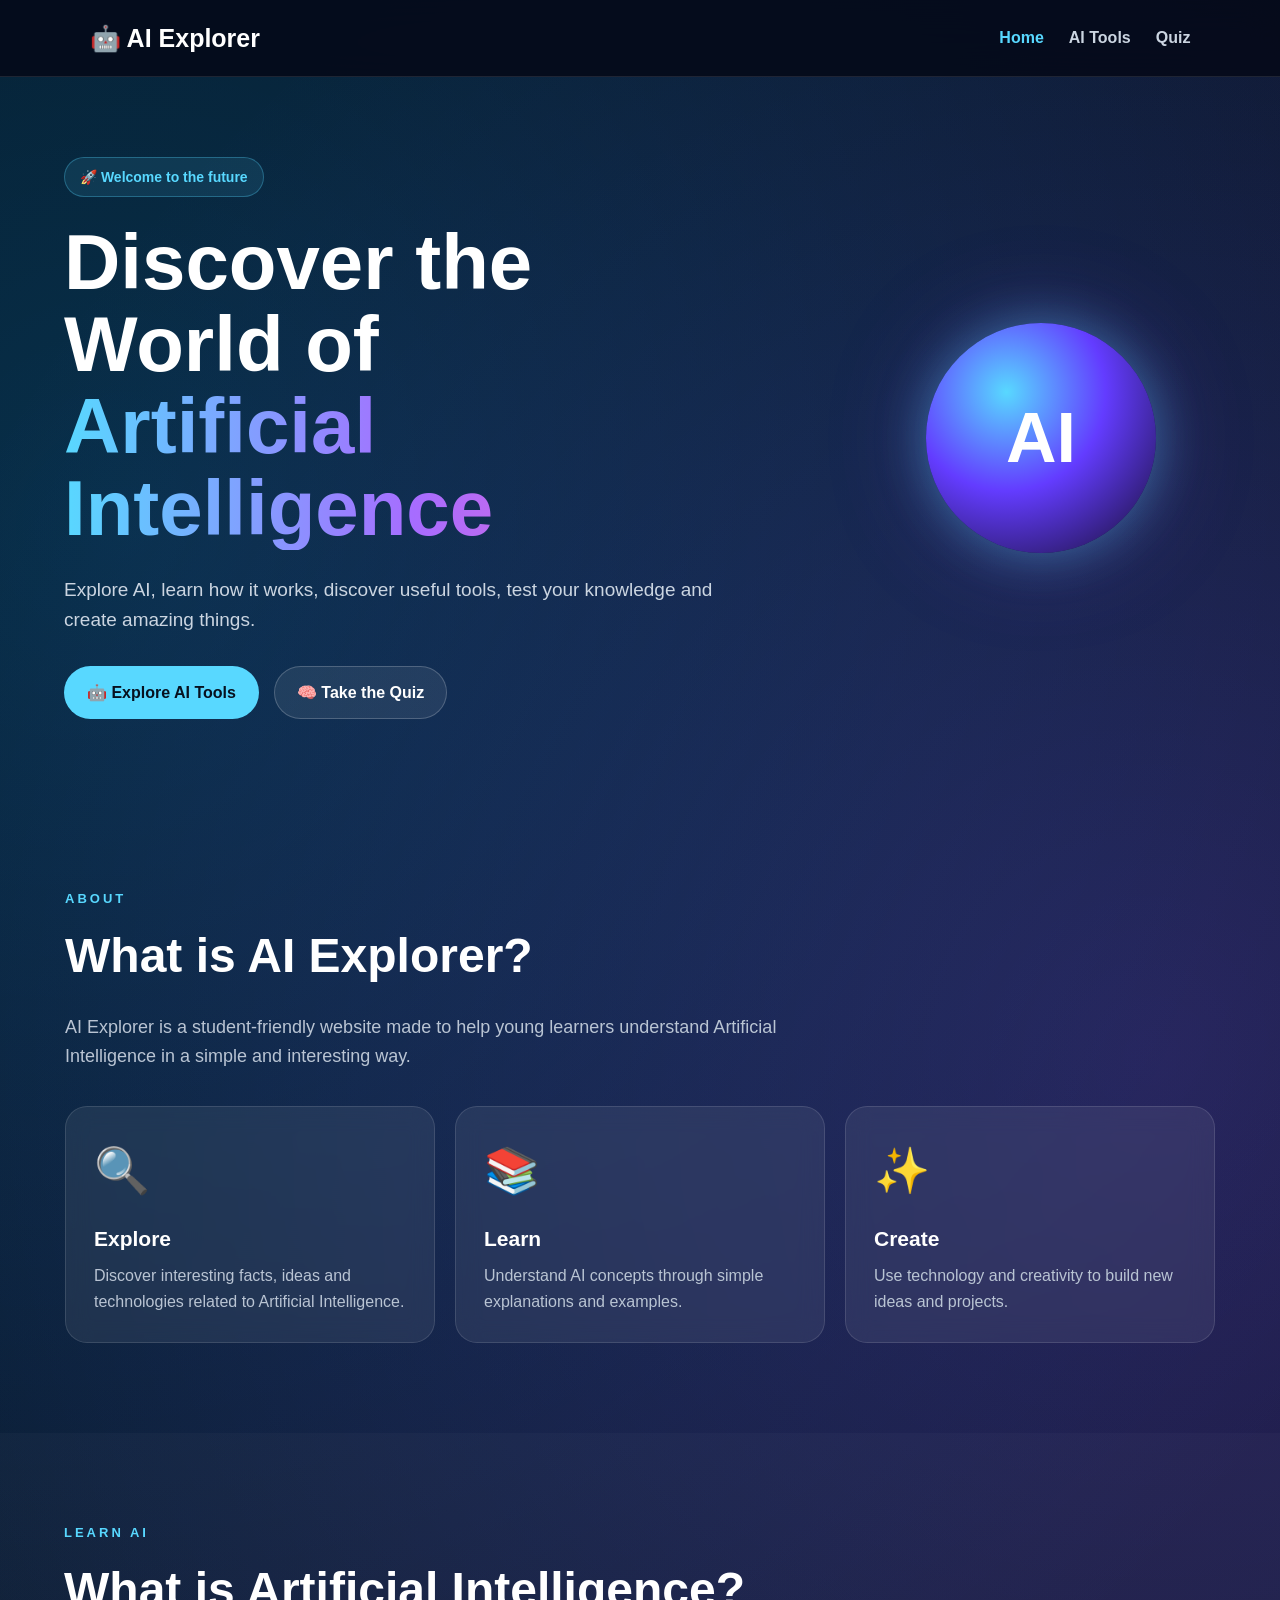
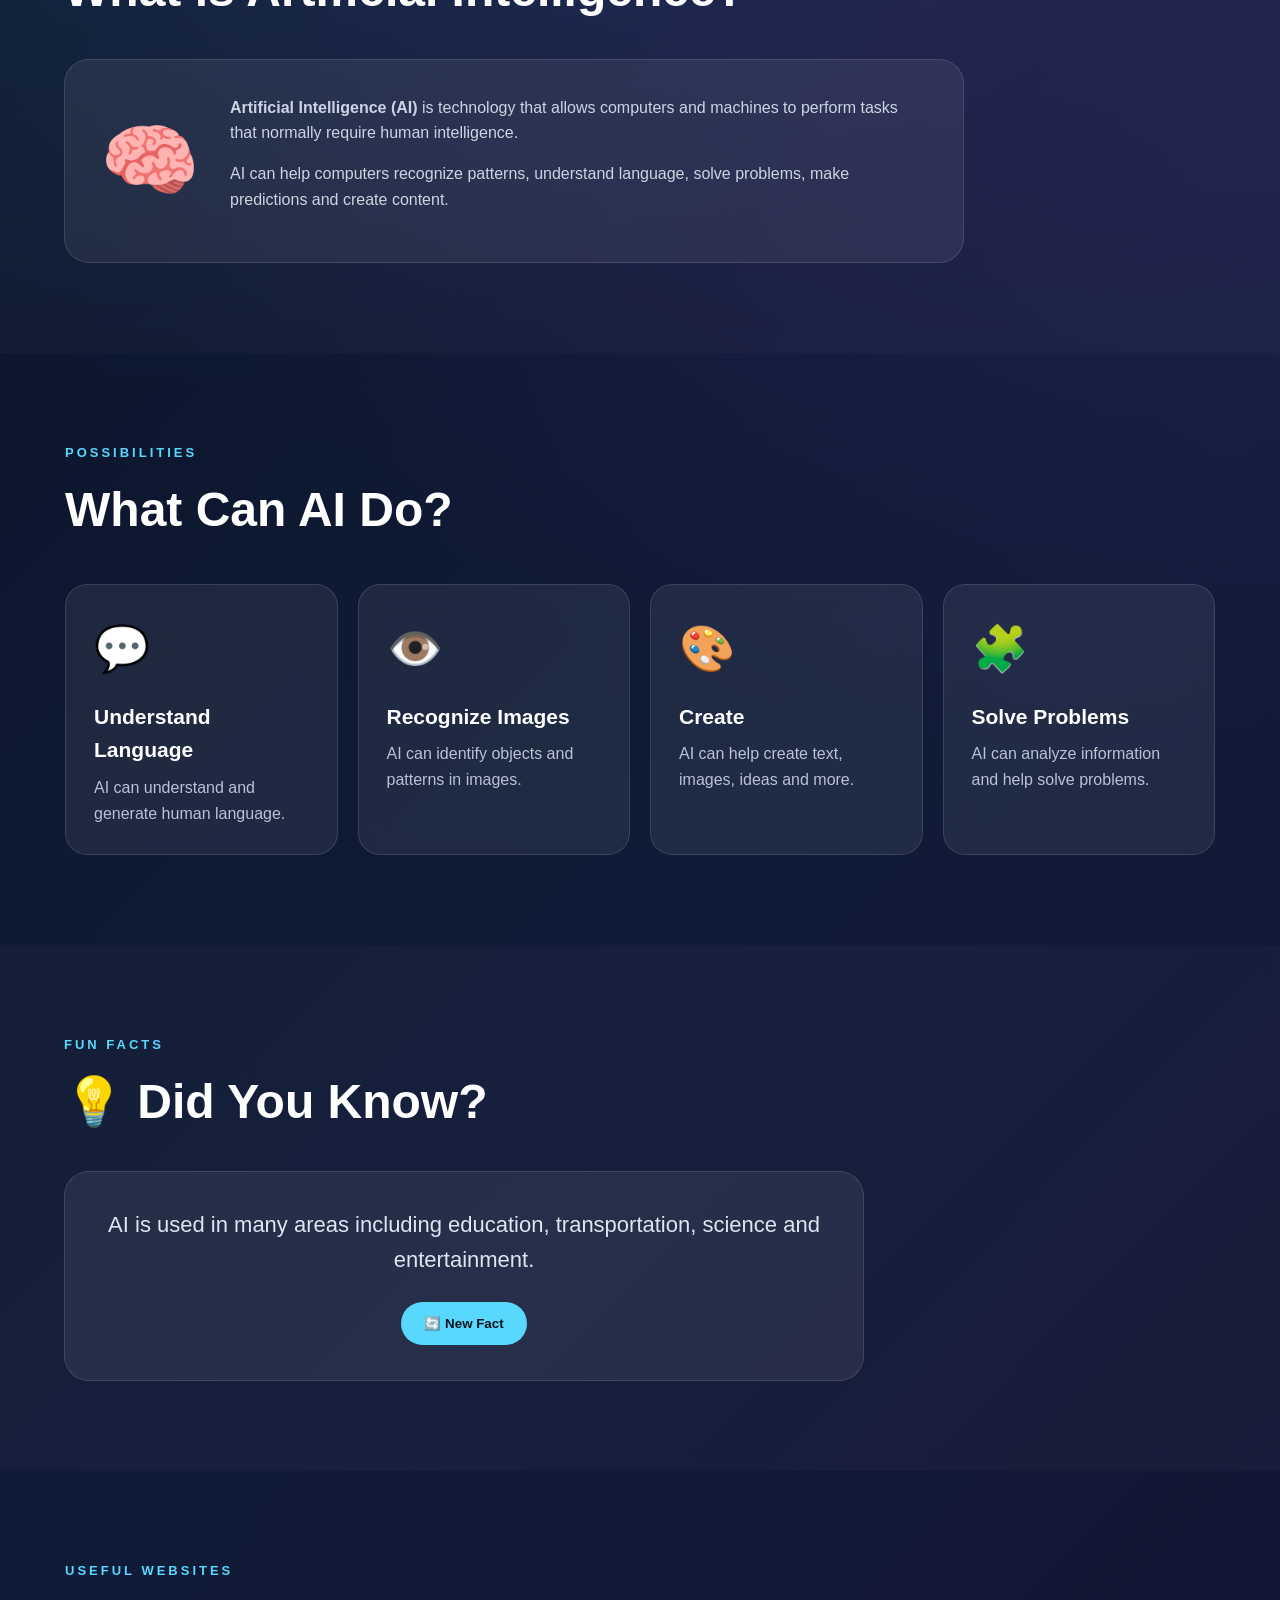
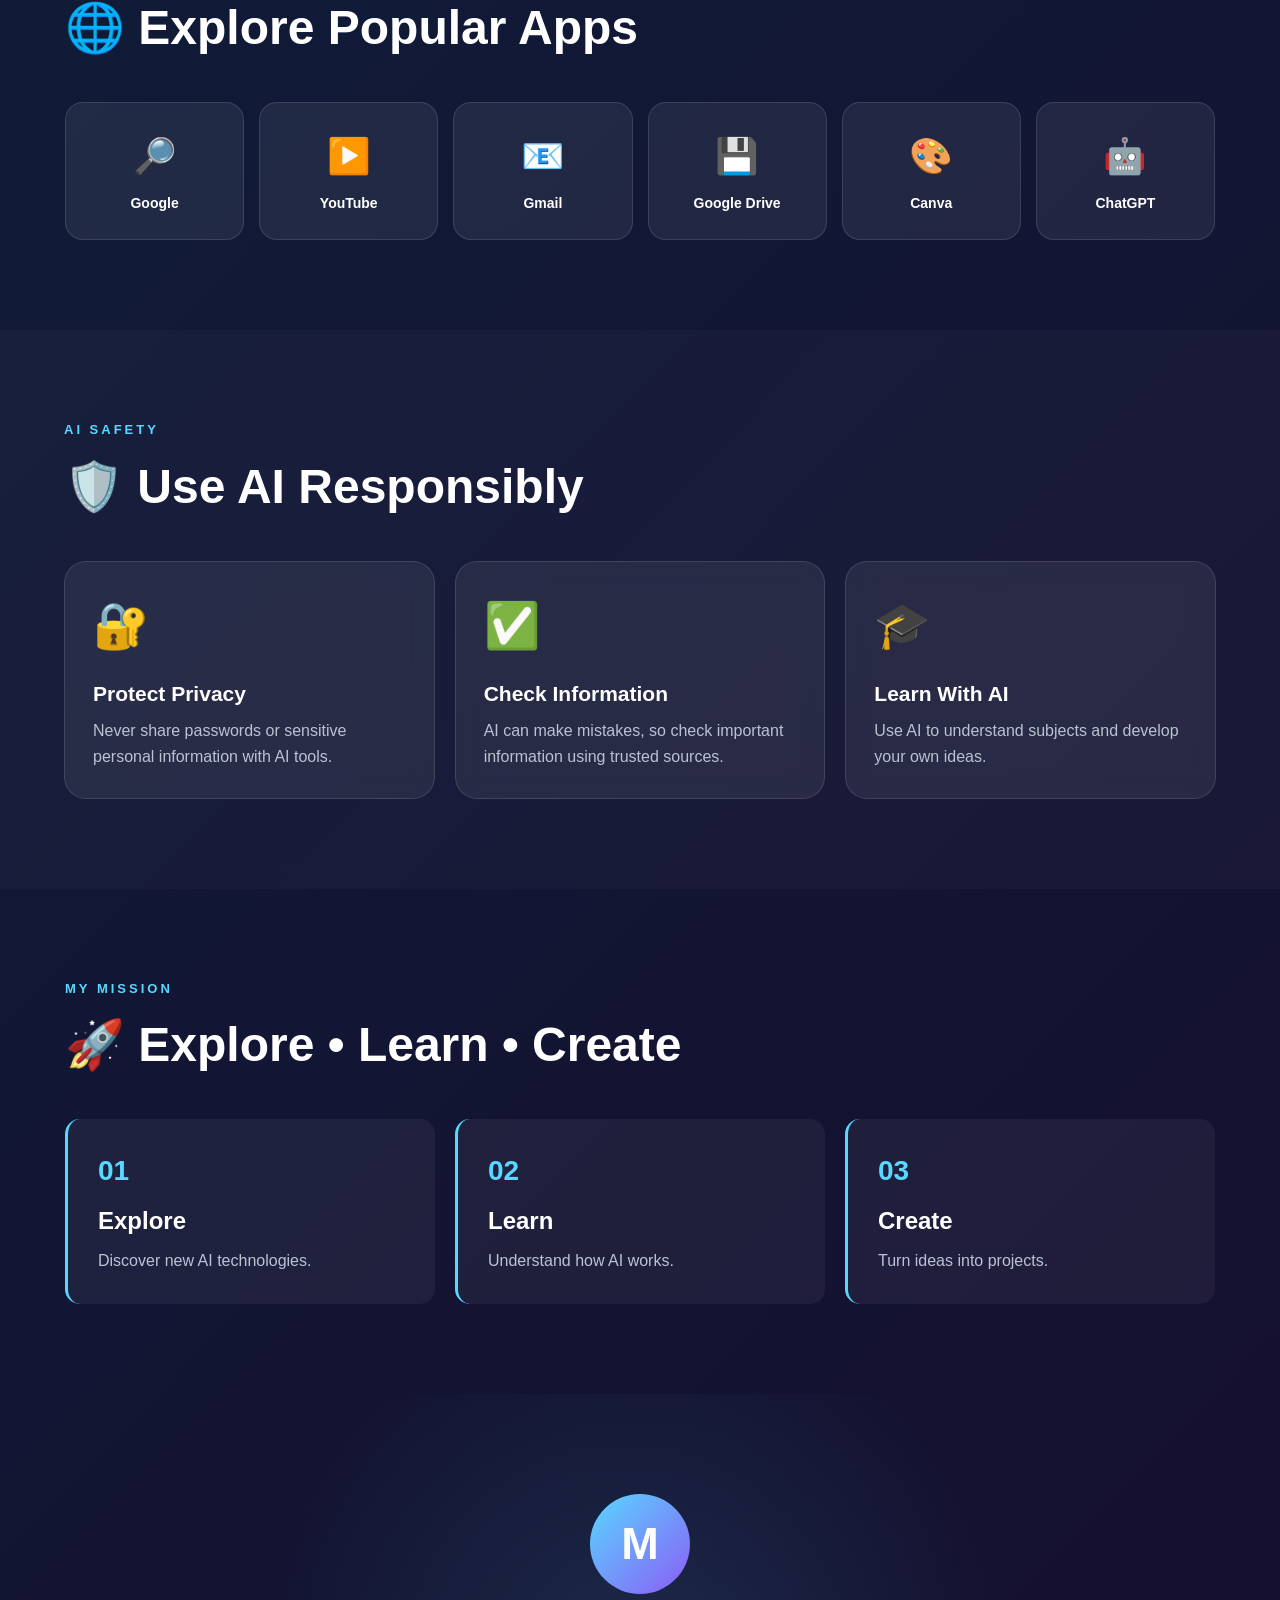
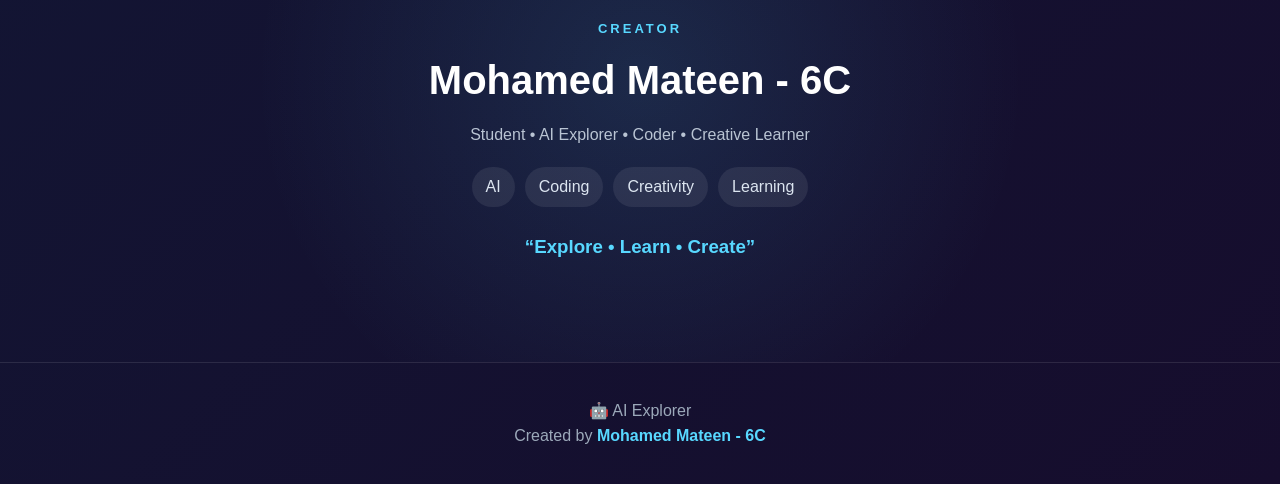
<file: INDEX.HTML>
<!DOCTYPE html>
<html lang="en">
<head>
    <meta charset="UTF-8">
    <meta name="viewport" content="width=device-width, initial-scale=1.0">
    <title>AI Explorer | Home</title>
    <link rel="stylesheet" href="style.css">
</head>

<body>

<header class="navbar">
    <a href="index.html" class="logo">🤖 AI Explorer</a>

    <nav>
        <a href="index.html" class="active">Home</a>
        <a href="tools.html">AI Tools</a>
        <a href="quiz.html">Quiz</a>
    </nav>
</header>

<main>

    <!-- HERO -->
    <section class="hero">
        <div class="hero-content">
            <p class="badge">🚀 Welcome to the future</p>

            <h1>
                Discover the World of
                <span>Artificial Intelligence</span>
            </h1>

            <p class="hero-text">
                Explore AI, learn how it works, discover useful tools,
                test your knowledge and create amazing things.
            </p>

            <div class="hero-buttons">
                <a href="tools.html" class="button primary">🤖 Explore AI Tools</a>
                <a href="quiz.html" class="button secondary">🧠 Take the Quiz</a>
            </div>
        </div>

        <div class="ai-orb">
            <div class="orb">AI</div>
        </div>
    </section>


    <!-- ABOUT -->
    <section class="section">
        <p class="section-label">ABOUT</p>
        <h2>What is AI Explorer?</h2>

        <p class="section-intro">
            AI Explorer is a student-friendly website made to help
            young learners understand Artificial Intelligence in a
            simple and interesting way.
        </p>

        <div class="cards three">

            <div class="card">
                <div class="card-icon">🔍</div>
                <h3>Explore</h3>
                <p>
                    Discover interesting facts, ideas and technologies
                    related to Artificial Intelligence.
                </p>
            </div>

            <div class="card">
                <div class="card-icon">📚</div>
                <h3>Learn</h3>
                <p>
                    Understand AI concepts through simple explanations
                    and examples.
                </p>
            </div>

            <div class="card">
                <div class="card-icon">✨</div>
                <h3>Create</h3>
                <p>
                    Use technology and creativity to build new ideas
                    and projects.
                </p>
            </div>

        </div>
    </section>


    <!-- WHAT IS AI -->
    <section class="section alternate">
        <p class="section-label">LEARN AI</p>
        <h2>What is Artificial Intelligence?</h2>

        <div class="info-box">
            <div class="big-icon">🧠</div>

            <div>
                <p>
                    <strong>Artificial Intelligence (AI)</strong> is
                    technology that allows computers and machines to
                    perform tasks that normally require human
                    intelligence.
                </p>

                <p>
                    AI can help computers recognize patterns,
                    understand language, solve problems, make
                    predictions and create content.
                </p>
            </div>
        </div>
    </section>


    <!-- WHAT CAN AI DO -->
    <section class="section">
        <p class="section-label">POSSIBILITIES</p>
        <h2>What Can AI Do?</h2>

        <div class="cards four">

            <div class="card">
                <div class="card-icon">💬</div>
                <h3>Understand Language</h3>
                <p>
                    AI can understand and generate human language.
                </p>
            </div>

            <div class="card">
                <div class="card-icon">👁️</div>
                <h3>Recognize Images</h3>
                <p>
                    AI can identify objects and patterns in images.
                </p>
            </div>

            <div class="card">
                <div class="card-icon">🎨</div>
                <h3>Create</h3>
                <p>
                    AI can help create text, images, ideas and more.
                </p>
            </div>

            <div class="card">
                <div class="card-icon">🧩</div>
                <h3>Solve Problems</h3>
                <p>
                    AI can analyze information and help solve problems.
                </p>
            </div>

        </div>
    </section>


    <!-- DID YOU KNOW -->
    <section class="section alternate">
        <p class="section-label">FUN FACTS</p>
        <h2>💡 Did You Know?</h2>

        <div class="fact-box">
            <p id="fact">
                AI is used in many areas including education,
                transportation, science and entertainment.
            </p>

            <button class="button primary" onclick="newFact()">
                🔄 New Fact
            </button>
        </div>
    </section>


    <!-- USEFUL APPS -->
    <section class="section">
        <p class="section-label">USEFUL WEBSITES</p>
        <h2>🌐 Explore Popular Apps</h2>

        <div class="app-grid">

            <a href="https://www.google.com/" target="_blank" class="app">
                🔎
                <span>Google</span>
            </a>

            <a href="https://www.youtube.com/" target="_blank" class="app">
                ▶️
                <span>YouTube</span>
            </a>

            <a href="https://mail.google.com/" target="_blank" class="app">
                📧
                <span>Gmail</span>
            </a>

            <a href="https://drive.google.com/" target="_blank" class="app">
                💾
                <span>Google Drive</span>
            </a>

            <a href="https://www.canva.com/" target="_blank" class="app">
                🎨
                <span>Canva</span>
            </a>

            <a href="https://chatgpt.com/" target="_blank" class="app">
                🤖
                <span>ChatGPT</span>
            </a>

        </div>
    </section>


    <!-- SAFETY -->
    <section class="section alternate">
        <p class="section-label">AI SAFETY</p>
        <h2>🛡️ Use AI Responsibly</h2>

        <div class="cards three">

            <div class="card">
                <div class="card-icon">🔐</div>
                <h3>Protect Privacy</h3>
                <p>
                    Never share passwords or sensitive personal
                    information with AI tools.
                </p>
            </div>

            <div class="card">
                <div class="card-icon">✅</div>
                <h3>Check Information</h3>
                <p>
                    AI can make mistakes, so check important
                    information using trusted sources.
                </p>
            </div>

            <div class="card">
                <div class="card-icon">🎓</div>
                <h3>Learn With AI</h3>
                <p>
                    Use AI to understand subjects and develop
                    your own ideas.
                </p>
            </div>

        </div>
    </section>


    <!-- GOALS -->
    <section class="section">
        <p class="section-label">MY MISSION</p>
        <h2>🚀 Explore • Learn • Create</h2>

        <div class="mission">

            <div>
                <strong>01</strong>
                <h3>Explore</h3>
                <p>Discover new AI technologies.</p>
            </div>

            <div>
                <strong>02</strong>
                <h3>Learn</h3>
                <p>Understand how AI works.</p>
            </div>

            <div>
                <strong>03</strong>
                <h3>Create</h3>
                <p>Turn ideas into projects.</p>
            </div>

        </div>
    </section>


    <!-- CREATOR -->
    <section class="creator">
        <div class="creator-avatar">M</div>

        <p class="section-label">CREATOR</p>

        <h2>Mohamed Mateen - 6C</h2>

        <p>
            Student • AI Explorer • Coder • Creative Learner
        </p>

        <div class="creator-tags">
            <span>AI</span>
            <span>Coding</span>
            <span>Creativity</span>
            <span>Learning</span>
        </div>

        <h3>“Explore • Learn • Create”</h3>
    </section>

</main>


<footer>
    <p>🤖 AI Explorer</p>
    <p>Created by <strong>Mohamed Mateen - 6C</strong></p>
</footer>


<script>

const facts = [
    "AI is used in education, science, transportation and entertainment.",
    "Some AI systems can recognize objects in pictures.",
    "AI can help people analyze very large amounts of information.",
    "Voice assistants use AI to understand spoken language.",
    "AI can help programmers find and fix problems in code.",
    "AI tools can be useful for brainstorming and learning.",
    "AI does not think exactly like a human brain.",
    "AI systems learn patterns from data."
];

function newFact() {
    const random = Math.floor(Math.random() * facts.length);
    document.getElementById("fact").textContent = facts[random];
}

</script>

</body>
</html>
</file>
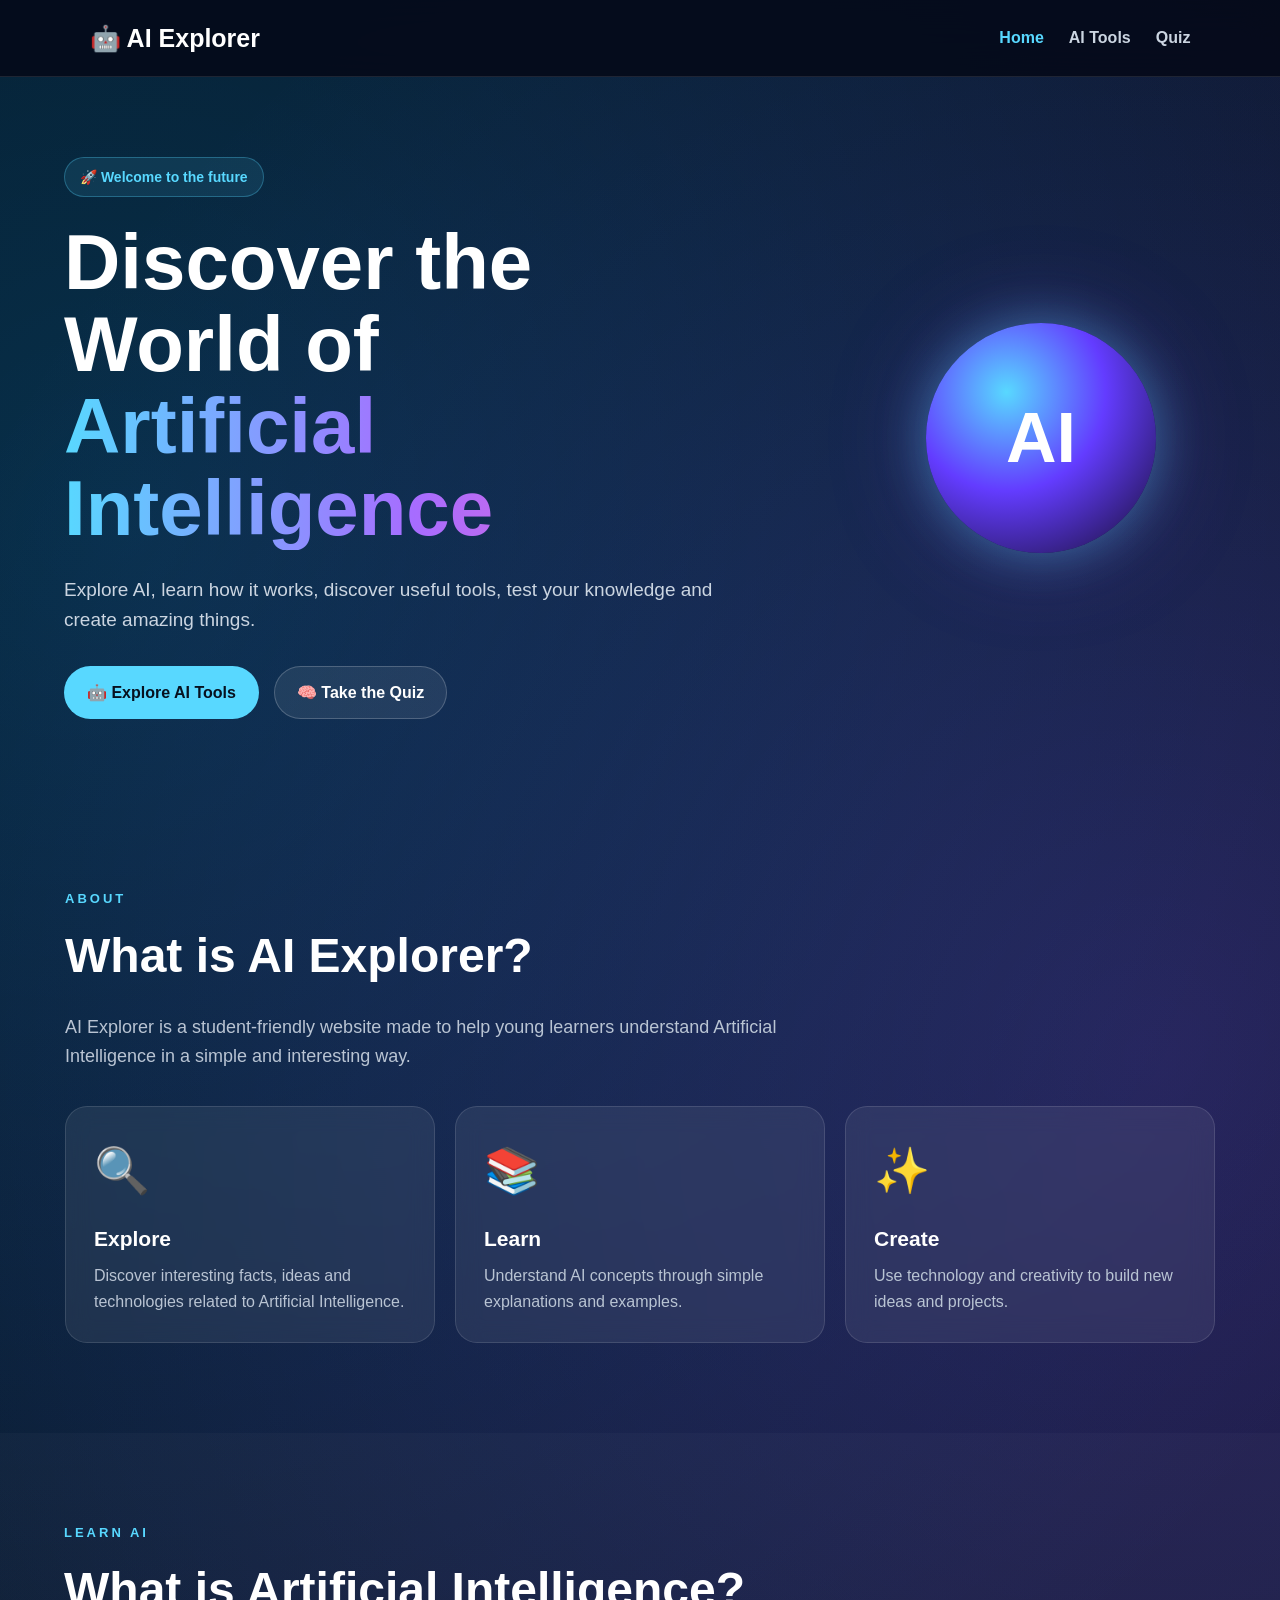
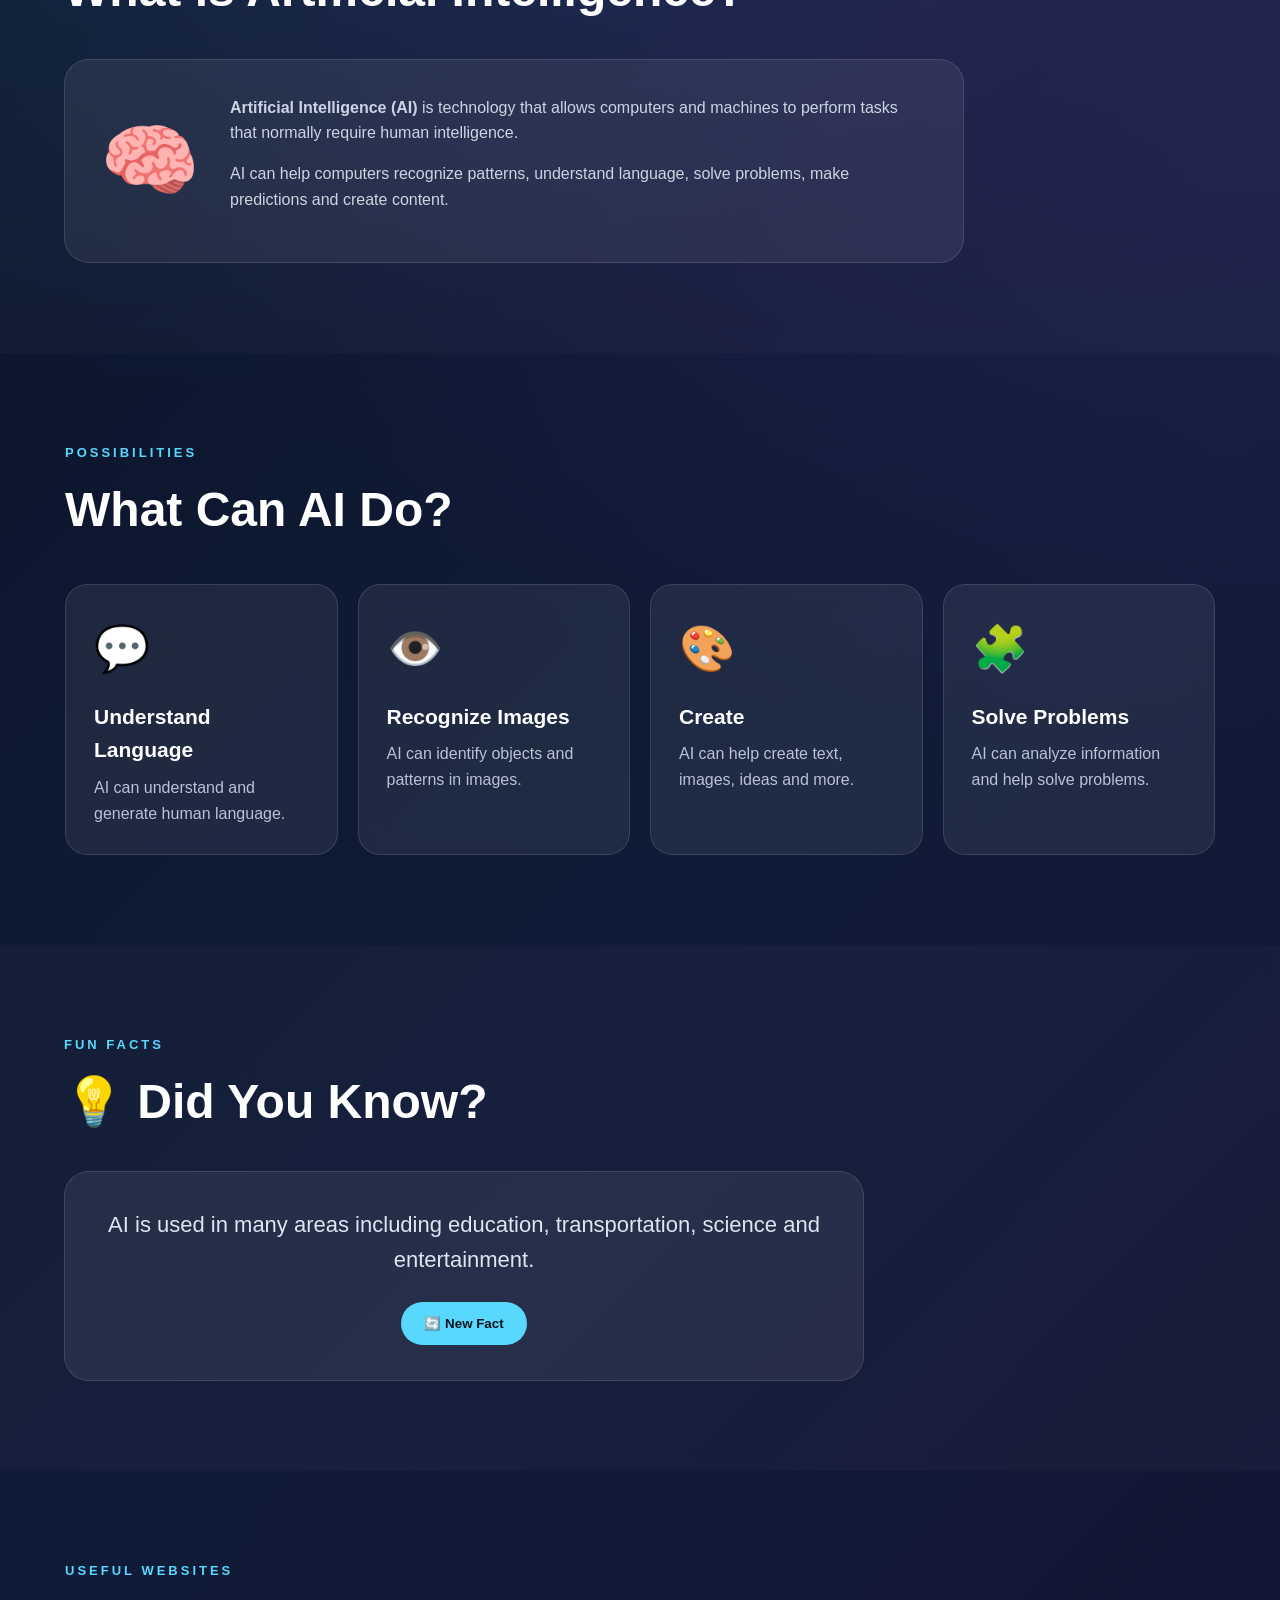
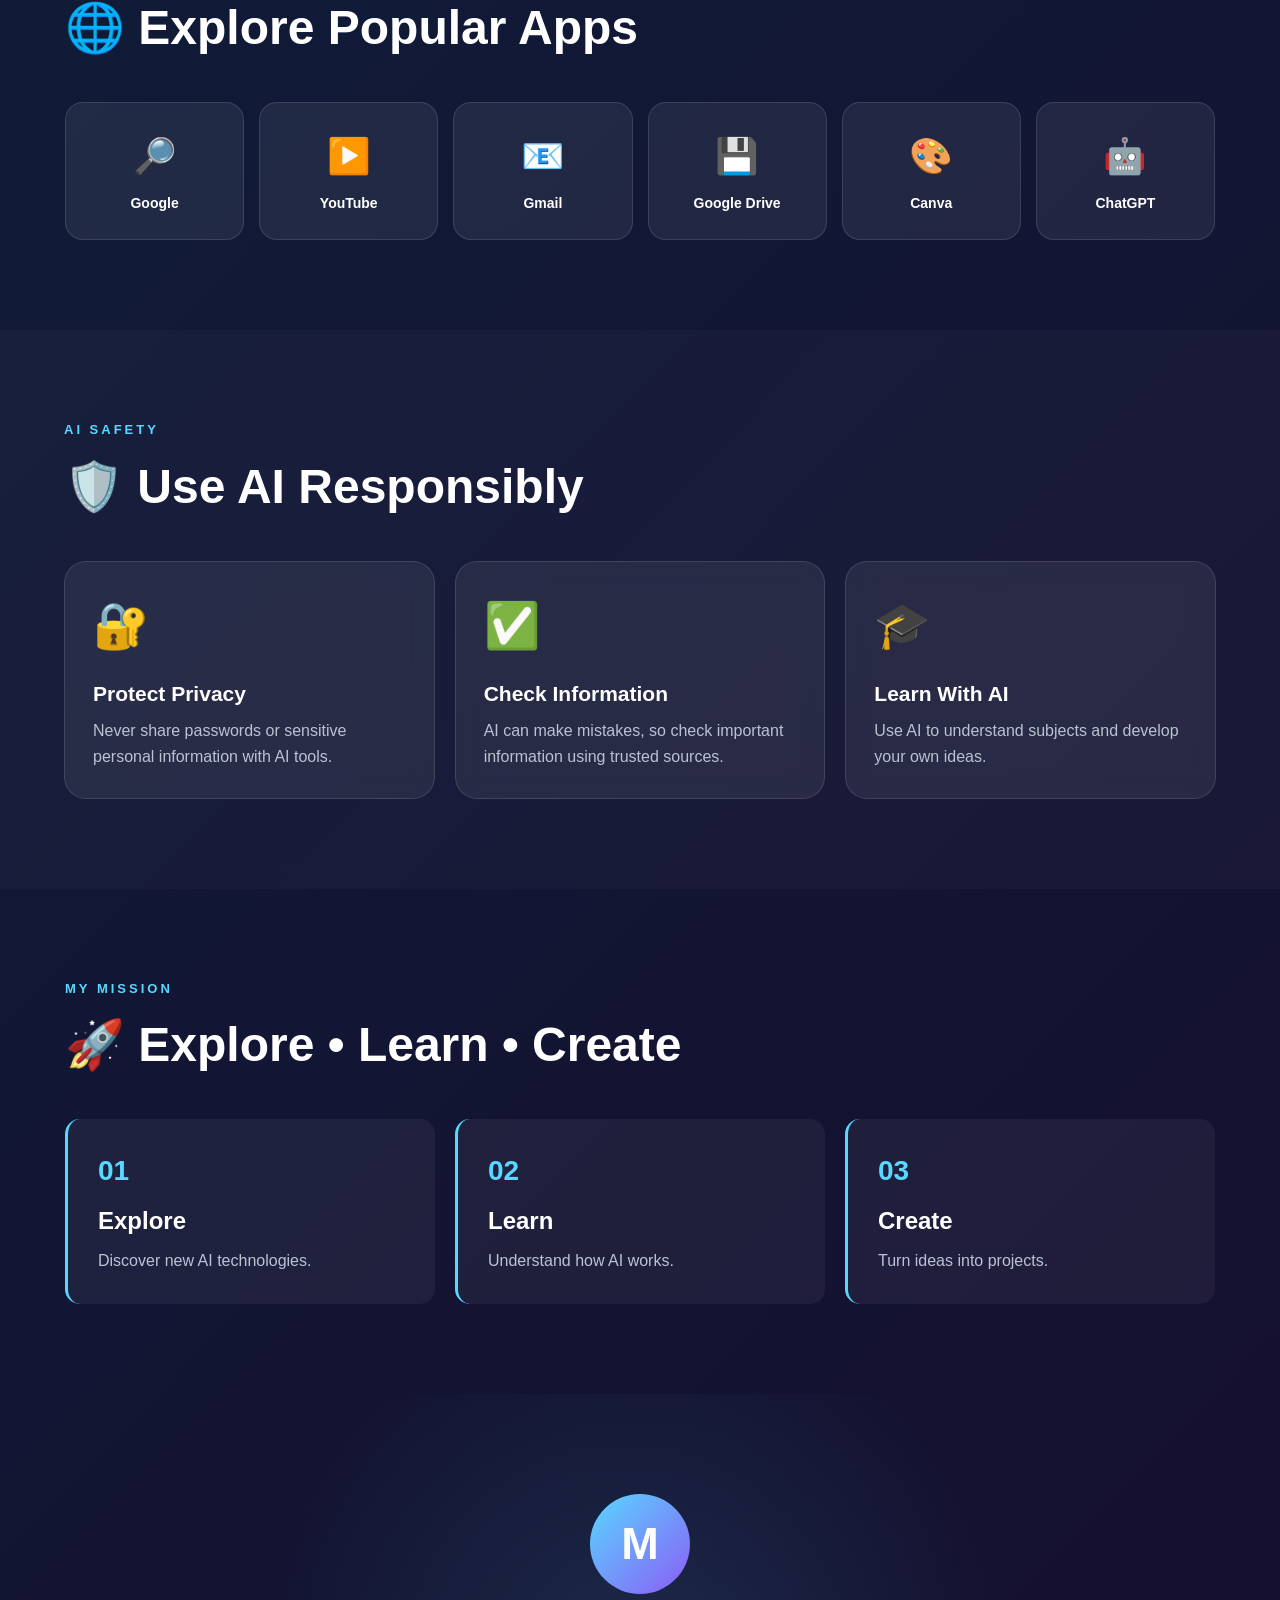
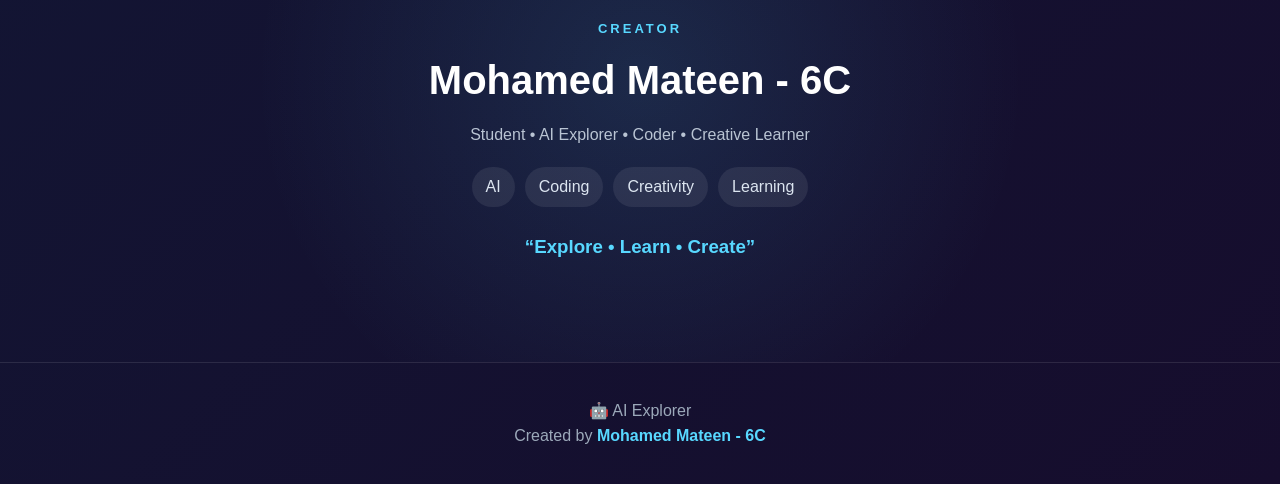
<file: index.html>
<!DOCTYPE html>
<html lang="en">
<head>
    <meta charset="UTF-8">
    <meta name="viewport" content="width=device-width, initial-scale=1.0">
    <title>AI Explorer | Home</title>
    <link rel="stylesheet" href="style.css">
</head>

<body>

<header class="navbar">
    <a href="index.html" class="logo">🤖 AI Explorer</a>

    <nav>
        <a href="index.html" class="active">Home</a>
        <a href="tools.html">AI Tools</a>
        <a href="quiz.html">Quiz</a>
    </nav>
</header>

<main>

    <!-- HERO -->
    <section class="hero">
        <div class="hero-content">
            <p class="badge">🚀 Welcome to the future</p>

            <h1>
                Discover the World of
                <span>Artificial Intelligence</span>
            </h1>

            <p class="hero-text">
                Explore AI, learn how it works, discover useful tools,
                test your knowledge and create amazing things.
            </p>

            <div class="hero-buttons">
                <a href="tools.html" class="button primary">🤖 Explore AI Tools</a>
                <a href="quiz.html" class="button secondary">🧠 Take the Quiz</a>
            </div>
        </div>

        <div class="ai-orb">
            <div class="orb">AI</div>
        </div>
    </section>


    <!-- ABOUT -->
    <section class="section">
        <p class="section-label">ABOUT</p>
        <h2>What is AI Explorer?</h2>

        <p class="section-intro">
            AI Explorer is a student-friendly website made to help
            young learners understand Artificial Intelligence in a
            simple and interesting way.
        </p>

        <div class="cards three">

            <div class="card">
                <div class="card-icon">🔍</div>
                <h3>Explore</h3>
                <p>
                    Discover interesting facts, ideas and technologies
                    related to Artificial Intelligence.
                </p>
            </div>

            <div class="card">
                <div class="card-icon">📚</div>
                <h3>Learn</h3>
                <p>
                    Understand AI concepts through simple explanations
                    and examples.
                </p>
            </div>

            <div class="card">
                <div class="card-icon">✨</div>
                <h3>Create</h3>
                <p>
                    Use technology and creativity to build new ideas
                    and projects.
                </p>
            </div>

        </div>
    </section>


    <!-- WHAT IS AI -->
    <section class="section alternate">
        <p class="section-label">LEARN AI</p>
        <h2>What is Artificial Intelligence?</h2>

        <div class="info-box">
            <div class="big-icon">🧠</div>

            <div>
                <p>
                    <strong>Artificial Intelligence (AI)</strong> is
                    technology that allows computers and machines to
                    perform tasks that normally require human
                    intelligence.
                </p>

                <p>
                    AI can help computers recognize patterns,
                    understand language, solve problems, make
                    predictions and create content.
                </p>
            </div>
        </div>
    </section>


    <!-- WHAT CAN AI DO -->
    <section class="section">
        <p class="section-label">POSSIBILITIES</p>
        <h2>What Can AI Do?</h2>

        <div class="cards four">

            <div class="card">
                <div class="card-icon">💬</div>
                <h3>Understand Language</h3>
                <p>
                    AI can understand and generate human language.
                </p>
            </div>

            <div class="card">
                <div class="card-icon">👁️</div>
                <h3>Recognize Images</h3>
                <p>
                    AI can identify objects and patterns in images.
                </p>
            </div>

            <div class="card">
                <div class="card-icon">🎨</div>
                <h3>Create</h3>
                <p>
                    AI can help create text, images, ideas and more.
                </p>
            </div>

            <div class="card">
                <div class="card-icon">🧩</div>
                <h3>Solve Problems</h3>
                <p>
                    AI can analyze information and help solve problems.
                </p>
            </div>

        </div>
    </section>


    <!-- DID YOU KNOW -->
    <section class="section alternate">
        <p class="section-label">FUN FACTS</p>
        <h2>💡 Did You Know?</h2>

        <div class="fact-box">
            <p id="fact">
                AI is used in many areas including education,
                transportation, science and entertainment.
            </p>

            <button class="button primary" onclick="newFact()">
                🔄 New Fact
            </button>
        </div>
    </section>


    <!-- USEFUL APPS -->
    <section class="section">
        <p class="section-label">USEFUL WEBSITES</p>
        <h2>🌐 Explore Popular Apps</h2>

        <div class="app-grid">

            <a href="https://www.google.com/" target="_blank" class="app">
                🔎
                <span>Google</span>
            </a>

            <a href="https://www.youtube.com/" target="_blank" class="app">
                ▶️
                <span>YouTube</span>
            </a>

            <a href="https://mail.google.com/" target="_blank" class="app">
                📧
                <span>Gmail</span>
            </a>

            <a href="https://drive.google.com/" target="_blank" class="app">
                💾
                <span>Google Drive</span>
            </a>

            <a href="https://www.canva.com/" target="_blank" class="app">
                🎨
                <span>Canva</span>
            </a>

            <a href="https://chatgpt.com/" target="_blank" class="app">
                🤖
                <span>ChatGPT</span>
            </a>

        </div>
    </section>


    <!-- SAFETY -->
    <section class="section alternate">
        <p class="section-label">AI SAFETY</p>
        <h2>🛡️ Use AI Responsibly</h2>

        <div class="cards three">

            <div class="card">
                <div class="card-icon">🔐</div>
                <h3>Protect Privacy</h3>
                <p>
                    Never share passwords or sensitive personal
                    information with AI tools.
                </p>
            </div>

            <div class="card">
                <div class="card-icon">✅</div>
                <h3>Check Information</h3>
                <p>
                    AI can make mistakes, so check important
                    information using trusted sources.
                </p>
            </div>

            <div class="card">
                <div class="card-icon">🎓</div>
                <h3>Learn With AI</h3>
                <p>
                    Use AI to understand subjects and develop
                    your own ideas.
                </p>
            </div>

        </div>
    </section>


    <!-- GOALS -->
    <section class="section">
        <p class="section-label">MY MISSION</p>
        <h2>🚀 Explore • Learn • Create</h2>

        <div class="mission">

            <div>
                <strong>01</strong>
                <h3>Explore</h3>
                <p>Discover new AI technologies.</p>
            </div>

            <div>
                <strong>02</strong>
                <h3>Learn</h3>
                <p>Understand how AI works.</p>
            </div>

            <div>
                <strong>03</strong>
                <h3>Create</h3>
                <p>Turn ideas into projects.</p>
            </div>

        </div>
    </section>


    <!-- CREATOR -->
    <section class="creator">
        <div class="creator-avatar">M</div>

        <p class="section-label">CREATOR</p>

        <h2>Mohamed Mateen - 6C</h2>

        <p>
            Student • AI Explorer • Coder • Creative Learner
        </p>

        <div class="creator-tags">
            <span>AI</span>
            <span>Coding</span>
            <span>Creativity</span>
            <span>Learning</span>
        </div>

        <h3>“Explore • Learn • Create”</h3>
    </section>

</main>


<footer>
    <p>🤖 AI Explorer</p>
    <p>Created by <strong>Mohamed Mateen - 6C</strong></p>
</footer>


<script>

const facts = [
    "AI is used in education, science, transportation and entertainment.",
    "Some AI systems can recognize objects in pictures.",
    "AI can help people analyze very large amounts of information.",
    "Voice assistants use AI to understand spoken language.",
    "AI can help programmers find and fix problems in code.",
    "AI tools can be useful for brainstorming and learning.",
    "AI does not think exactly like a human brain.",
    "AI systems learn patterns from data."
];

function newFact() {
    const random = Math.floor(Math.random() * facts.length);
    document.getElementById("fact").textContent = facts[random];
}

</script>

</body>
</html>
</file>
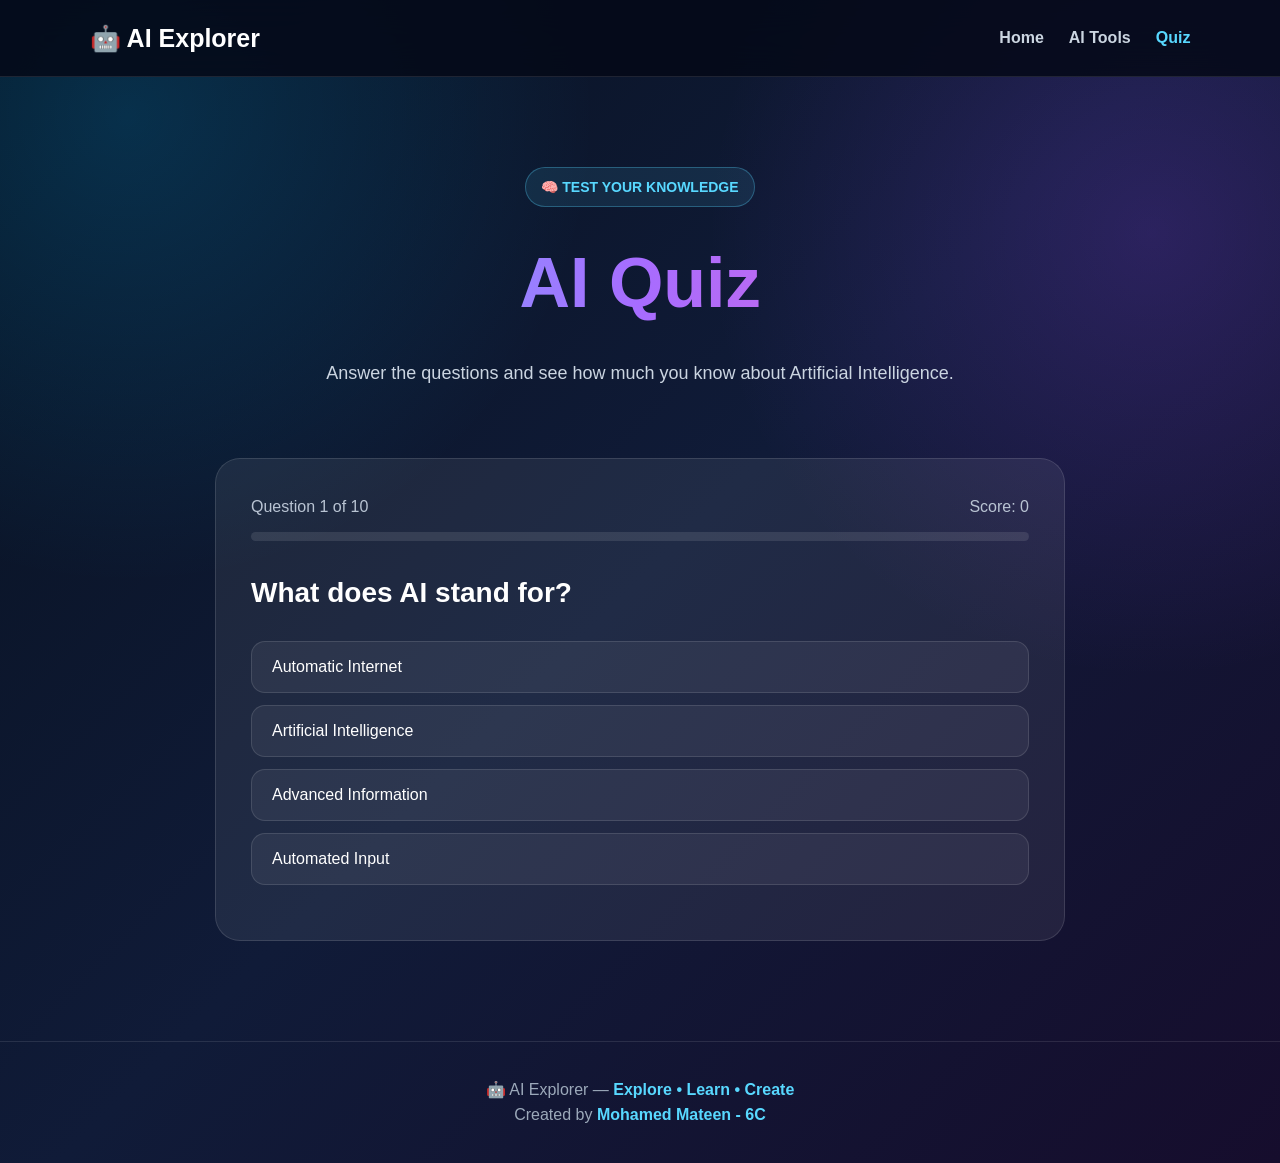
<file: QUIZ.HTML>
<!DOCTYPE html>
<html lang="en">
<head>
    <meta charset="UTF-8">
    <meta name="viewport" content="width=device-width, initial-scale=1.0">
    <title>AI Quiz | AI Explorer</title>
    <link rel="stylesheet" href="style.css">
</head>

<body>

<header class="navbar">
    <a href="index.html" class="logo">🤖 AI Explorer</a>

    <nav>
        <a href="index.html">Home</a>
        <a href="tools.html">AI Tools</a>
        <a href="quiz.html" class="active">Quiz</a>
    </nav>
</header>


<main>

    <section class="page-hero">
        <p class="badge">🧠 TEST YOUR KNOWLEDGE</p>

        <h1>AI Quiz</h1>

        <p>
            Answer the questions and see how much you know
            about Artificial Intelligence.
        </p>
    </section>


    <section class="quiz-section">

        <div class="quiz-card">

            <div class="quiz-top">
                <span id="questionNumber">Question 1 of 10</span>
                <span id="scoreText">Score: 0</span>
            </div>

            <div class="progress-bar">
                <div id="progress"></div>
            </div>

            <h2 id="question"></h2>

            <div id="answers" class="answers"></div>

            <p id="feedback"></p>

            <button
                id="nextButton"
                class="button primary next-button"
                onclick="nextQuestion()"
                style="display:none;">
                Next Question →
            </button>

        </div>


        <div id="result" class="result-box" style="display:none;">

            <div class="result-icon">🏆</div>

            <h2>Quiz Complete!</h2>

            <p id="finalScore"></p>

            <p id="finalMessage"></p>

            <button class="button primary" onclick="restartQuiz()">
                🔄 Try Again
            </button>

        </div>

    </section>

</main>


<footer>
    <p>🤖 AI Explorer — <strong>Explore • Learn • Create</strong></p>
    <p>Created by <strong>Mohamed Mateen - 6C</strong></p>
</footer>


<script>

const questions = [

    {
        question: "What does AI stand for?",
        answers: [
            "Automatic Internet",
            "Artificial Intelligence",
            "Advanced Information",
            "Automated Input"
        ],
        correct: 1
    },

    {
        question: "Which of these is an example of AI?",
        answers: [
            "A pencil",
            "A ruler",
            "A voice assistant",
            "A notebook"
        ],
        correct: 2
    },

    {
        question: "What can AI help people do?",
        answers: [
            "Learn",
            "Create",
            "Analyze information",
            "All of these"
        ],
        correct: 3
    },

    {
        question: "Which technology can recognize objects in pictures?",
        answers: [
            "AI",
            "Paper",
            "A ruler",
            "A pencil"
        ],
        correct: 0
    },

    {
        question: "What is a chatbot?",
        answers: [
            "A computer program that communicates with people",
            "A type of keyboard",
            "A computer screen",
            "A video game"
        ],
        correct: 0
    },

    {
        question: "Which is a good AI safety habit?",
        answers: [
            "Share passwords",
            "Protect personal information",
            "Click every link",
            "Share private information"
        ],
        correct: 1
    },

    {
        question: "AI can help create which of these?",
        answers: [
            "Text",
            "Images",
            "Ideas",
            "All of these"
        ],
        correct: 3
    },

    {
        question: "Which company developed ChatGPT?",
        answers: [
            "OpenAI",
            "NASA",
            "Google Maps",
            "Wikipedia"
        ],
        correct: 0
    },

    {
        question: "What should you do with important information from AI?",
        answers: [
            "Always believe it",
            "Check the information",
            "Share it immediately",
            "Never question it"
        ],
        correct: 1
    },

    {
        question: "What is a good way to use AI for school?",
        answers: [
            "Copy everything",
            "Use AI to learn and understand",
            "Never study",
            "Never check answers"
        ],
        correct: 1
    }

];


let currentQuestion = 0;
let score = 0;


function loadQuestion() {

    const q = questions[currentQuestion];

    document.getElementById("questionNumber").textContent =
        "Question " + (currentQuestion + 1) +
        " of " + questions.length;

    document.getElementById("scoreText").textContent =
        "Score: " + score;

    document.getElementById("question").textContent =
        q.question;

    document.getElementById("feedback").textContent = "";

    document.getElementById("nextButton").style.display =
        "none";


    const progress =
        ((currentQuestion) / questions.length) * 100;

    document.getElementById("progress").style.width =
        progress + "%";


    const answers =
        document.getElementById("answers");

    answers.innerHTML = "";


    q.answers.forEach((answer, index) => {

        const button =
            document.createElement("button");

        button.className = "answer-button";

        button.textContent = answer;

        button.onclick = () =>
            chooseAnswer(index, button);

        answers.appendChild(button);

    });

}


function chooseAnswer(index, button) {

    const q = questions[currentQuestion];

    const buttons =
        document.querySelectorAll(".answer-button");

    buttons.forEach(btn => {
        btn.disabled = true;
    });


    if (index === q.correct) {

        button.classList.add("correct");

        document.getElementById("feedback").textContent =
            "✅ Correct! Great job!";

        score++;

    } else {

        button.classList.add("wrong");

        buttons[q.correct].classList.add("correct");

        document.getElementById("feedback").textContent =
            "❌ Not quite. The correct answer is highlighted.";

    }


    document.getElementById("scoreText").textContent =
        "Score: " + score;

    document.getElementById("nextButton").style.display =
        "inline-block";

}


function nextQuestion() {

    currentQuestion++;

    if (currentQuestion >= questions.length) {

        showResult();

    } else {

        loadQuestion();

    }

}


function showResult() {

    document.querySelector(".quiz-card").style.display =
        "none";

    document.getElementById("result").style.display =
        "block";

    document.getElementById("progress").style.width =
        "100%";

    document.getElementById("finalScore").textContent =
        "Your score is " + score +
        " out of " + questions.length + ".";


    let message;

    if (score === 10) {

        message =
            "🏆 Perfect score! You are an AI Explorer champion!";

    } else if (score >= 7) {

        message =
            "🌟 Excellent! You know a lot about AI!";

    } else if (score >= 5) {

        message =
            "👍 Good work! Keep learning and exploring!";

    } else {

        message =
            "📚 Nice try! Explore the website and try again!";

    }


    document.getElementById("finalMessage").textContent =
        message;

}


function restartQuiz() {

    currentQuestion = 0;

    score = 0;

    document.querySelector(".quiz-card").style.display =
        "block";

    document.getElementById("result").style.display =
        "none";

    loadQuestion();

}


loadQuestion();

</script>

</body>
</html>
</file>
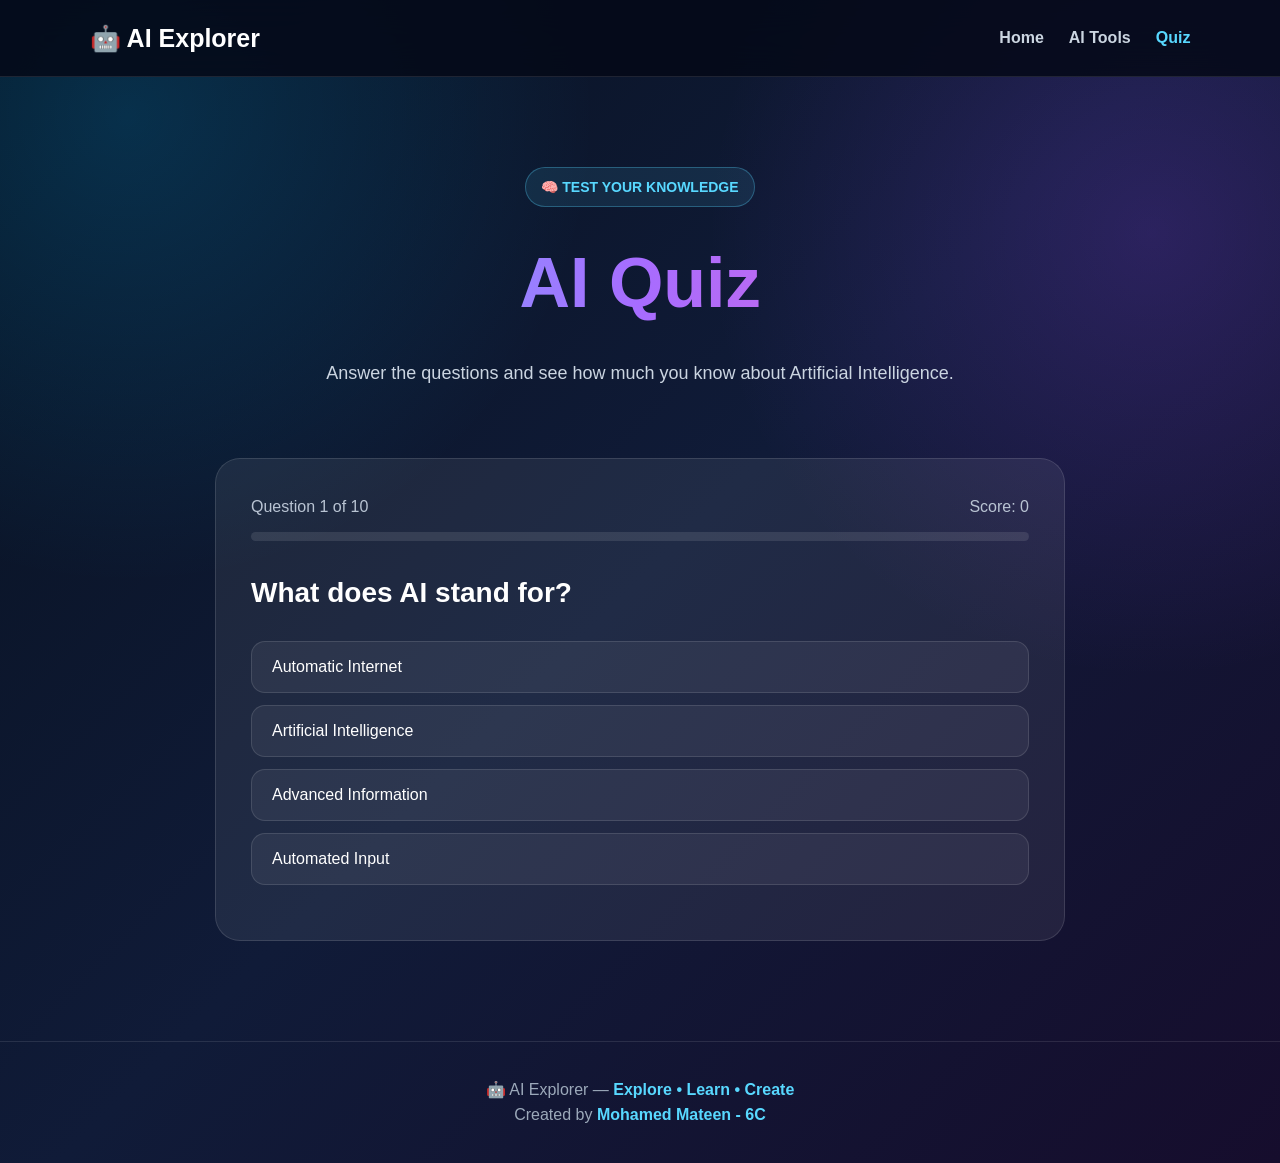
<file: quiz.html>
<!DOCTYPE html>
<html lang="en">
<head>
    <meta charset="UTF-8">
    <meta name="viewport" content="width=device-width, initial-scale=1.0">
    <title>AI Quiz | AI Explorer</title>
    <link rel="stylesheet" href="style.css">
</head>

<body>

<header class="navbar">
    <a href="index.html" class="logo">🤖 AI Explorer</a>

    <nav>
        <a href="index.html">Home</a>
        <a href="tools.html">AI Tools</a>
        <a href="quiz.html" class="active">Quiz</a>
    </nav>
</header>


<main>

    <section class="page-hero">
        <p class="badge">🧠 TEST YOUR KNOWLEDGE</p>

        <h1>AI Quiz</h1>

        <p>
            Answer the questions and see how much you know
            about Artificial Intelligence.
        </p>
    </section>


    <section class="quiz-section">

        <div class="quiz-card">

            <div class="quiz-top">
                <span id="questionNumber">Question 1 of 10</span>
                <span id="scoreText">Score: 0</span>
            </div>

            <div class="progress-bar">
                <div id="progress"></div>
            </div>

            <h2 id="question"></h2>

            <div id="answers" class="answers"></div>

            <p id="feedback"></p>

            <button
                id="nextButton"
                class="button primary next-button"
                onclick="nextQuestion()"
                style="display:none;">
                Next Question →
            </button>

        </div>


        <div id="result" class="result-box" style="display:none;">

            <div class="result-icon">🏆</div>

            <h2>Quiz Complete!</h2>

            <p id="finalScore"></p>

            <p id="finalMessage"></p>

            <button class="button primary" onclick="restartQuiz()">
                🔄 Try Again
            </button>

        </div>

    </section>

</main>


<footer>
    <p>🤖 AI Explorer — <strong>Explore • Learn • Create</strong></p>
    <p>Created by <strong>Mohamed Mateen - 6C</strong></p>
</footer>


<script>

const questions = [

    {
        question: "What does AI stand for?",
        answers: [
            "Automatic Internet",
            "Artificial Intelligence",
            "Advanced Information",
            "Automated Input"
        ],
        correct: 1
    },

    {
        question: "Which of these is an example of AI?",
        answers: [
            "A pencil",
            "A ruler",
            "A voice assistant",
            "A notebook"
        ],
        correct: 2
    },

    {
        question: "What can AI help people do?",
        answers: [
            "Learn",
            "Create",
            "Analyze information",
            "All of these"
        ],
        correct: 3
    },

    {
        question: "Which technology can recognize objects in pictures?",
        answers: [
            "AI",
            "Paper",
            "A ruler",
            "A pencil"
        ],
        correct: 0
    },

    {
        question: "What is a chatbot?",
        answers: [
            "A computer program that communicates with people",
            "A type of keyboard",
            "A computer screen",
            "A video game"
        ],
        correct: 0
    },

    {
        question: "Which is a good AI safety habit?",
        answers: [
            "Share passwords",
            "Protect personal information",
            "Click every link",
            "Share private information"
        ],
        correct: 1
    },

    {
        question: "AI can help create which of these?",
        answers: [
            "Text",
            "Images",
            "Ideas",
            "All of these"
        ],
        correct: 3
    },

    {
        question: "Which company developed ChatGPT?",
        answers: [
            "OpenAI",
            "NASA",
            "Google Maps",
            "Wikipedia"
        ],
        correct: 0
    },

    {
        question: "What should you do with important information from AI?",
        answers: [
            "Always believe it",
            "Check the information",
            "Share it immediately",
            "Never question it"
        ],
        correct: 1
    },

    {
        question: "What is a good way to use AI for school?",
        answers: [
            "Copy everything",
            "Use AI to learn and understand",
            "Never study",
            "Never check answers"
        ],
        correct: 1
    }

];


let currentQuestion = 0;
let score = 0;


function loadQuestion() {

    const q = questions[currentQuestion];

    document.getElementById("questionNumber").textContent =
        "Question " + (currentQuestion + 1) +
        " of " + questions.length;

    document.getElementById("scoreText").textContent =
        "Score: " + score;

    document.getElementById("question").textContent =
        q.question;

    document.getElementById("feedback").textContent = "";

    document.getElementById("nextButton").style.display =
        "none";


    const progress =
        ((currentQuestion) / questions.length) * 100;

    document.getElementById("progress").style.width =
        progress + "%";


    const answers =
        document.getElementById("answers");

    answers.innerHTML = "";


    q.answers.forEach((answer, index) => {

        const button =
            document.createElement("button");

        button.className = "answer-button";

        button.textContent = answer;

        button.onclick = () =>
            chooseAnswer(index, button);

        answers.appendChild(button);

    });

}


function chooseAnswer(index, button) {

    const q = questions[currentQuestion];

    const buttons =
        document.querySelectorAll(".answer-button");

    buttons.forEach(btn => {
        btn.disabled = true;
    });


    if (index === q.correct) {

        button.classList.add("correct");

        document.getElementById("feedback").textContent =
            "✅ Correct! Great job!";

        score++;

    } else {

        button.classList.add("wrong");

        buttons[q.correct].classList.add("correct");

        document.getElementById("feedback").textContent =
            "❌ Not quite. The correct answer is highlighted.";

    }


    document.getElementById("scoreText").textContent =
        "Score: " + score;

    document.getElementById("nextButton").style.display =
        "inline-block";

}


function nextQuestion() {

    currentQuestion++;

    if (currentQuestion >= questions.length) {

        showResult();

    } else {

        loadQuestion();

    }

}


function showResult() {

    document.querySelector(".quiz-card").style.display =
        "none";

    document.getElementById("result").style.display =
        "block";

    document.getElementById("progress").style.width =
        "100%";

    document.getElementById("finalScore").textContent =
        "Your score is " + score +
        " out of " + questions.length + ".";


    let message;

    if (score === 10) {

        message =
            "🏆 Perfect score! You are an AI Explorer champion!";

    } else if (score >= 7) {

        message =
            "🌟 Excellent! You know a lot about AI!";

    } else if (score >= 5) {

        message =
            "👍 Good work! Keep learning and exploring!";

    } else {

        message =
            "📚 Nice try! Explore the website and try again!";

    }


    document.getElementById("finalMessage").textContent =
        message;

}


function restartQuiz() {

    currentQuestion = 0;

    score = 0;

    document.querySelector(".quiz-card").style.display =
        "block";

    document.getElementById("result").style.display =
        "none";

    loadQuestion();

}


loadQuestion();

</script>

</body>
</html>
</file>
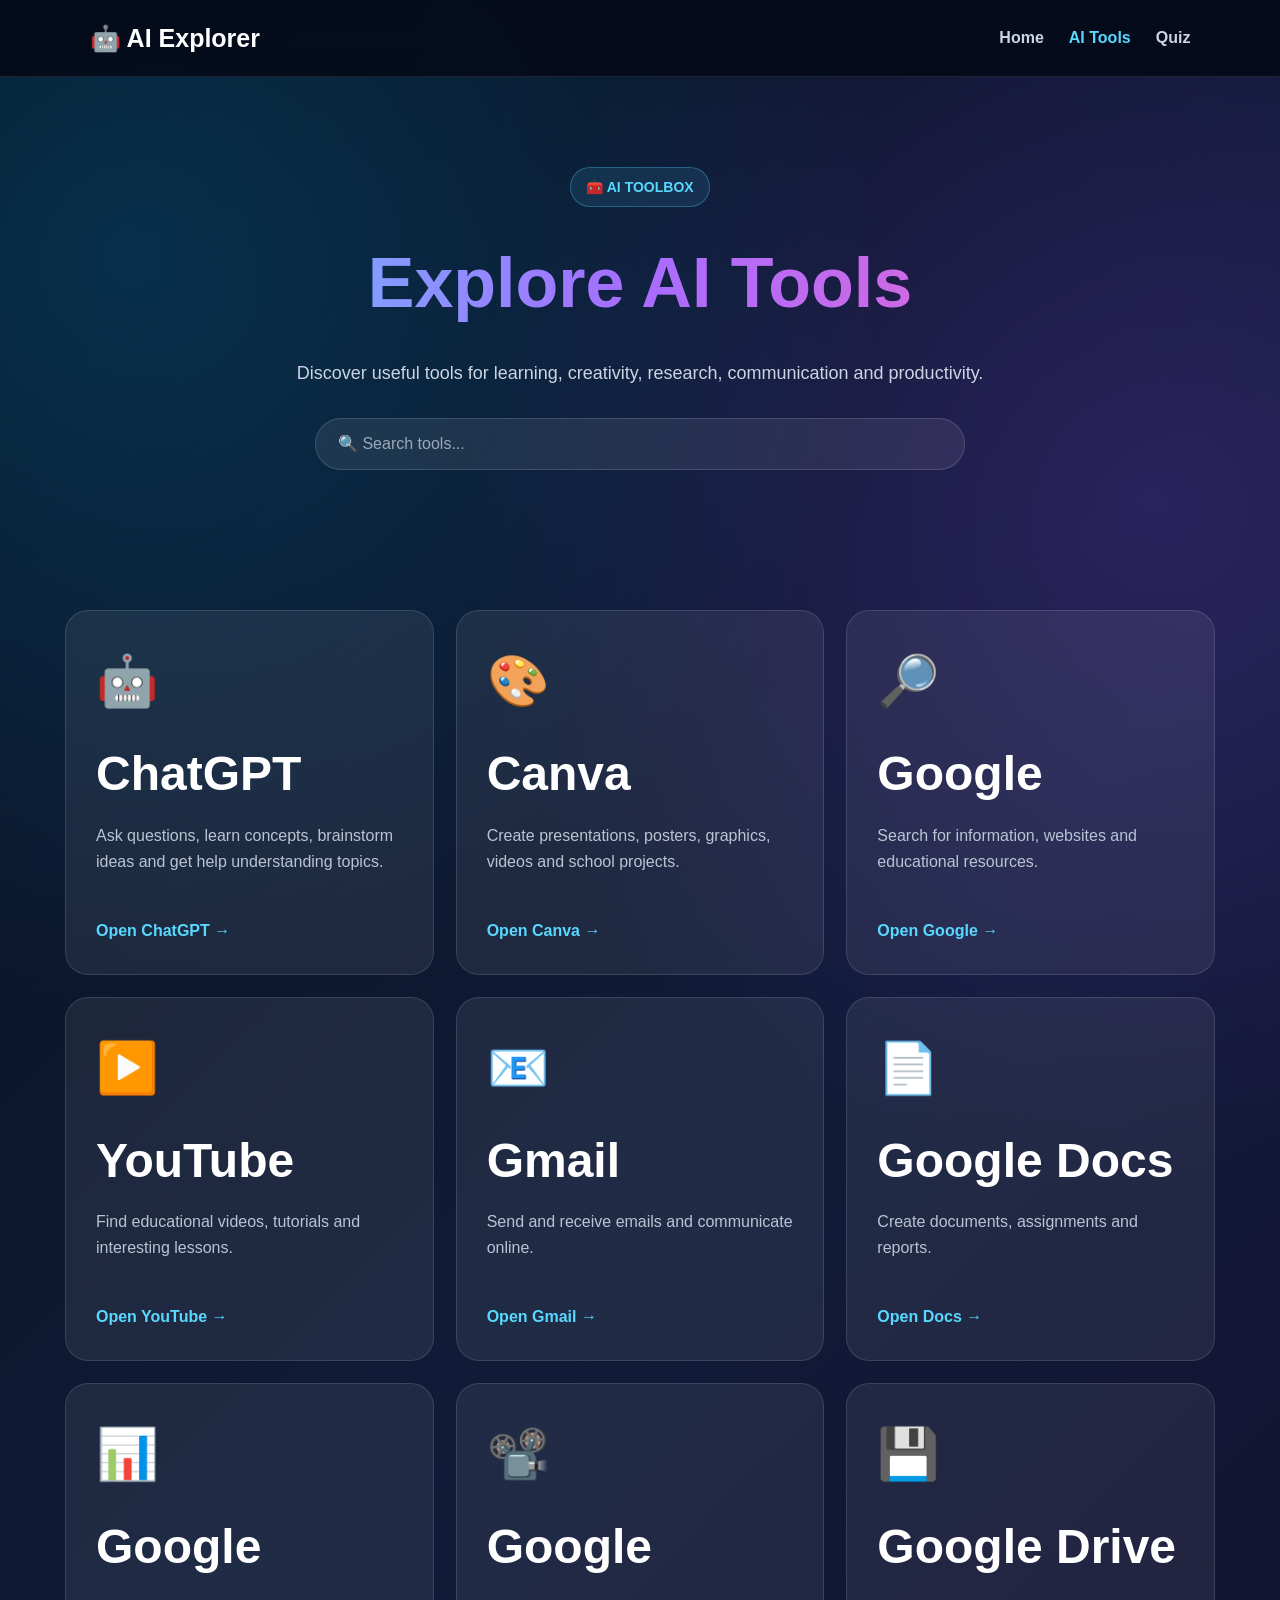
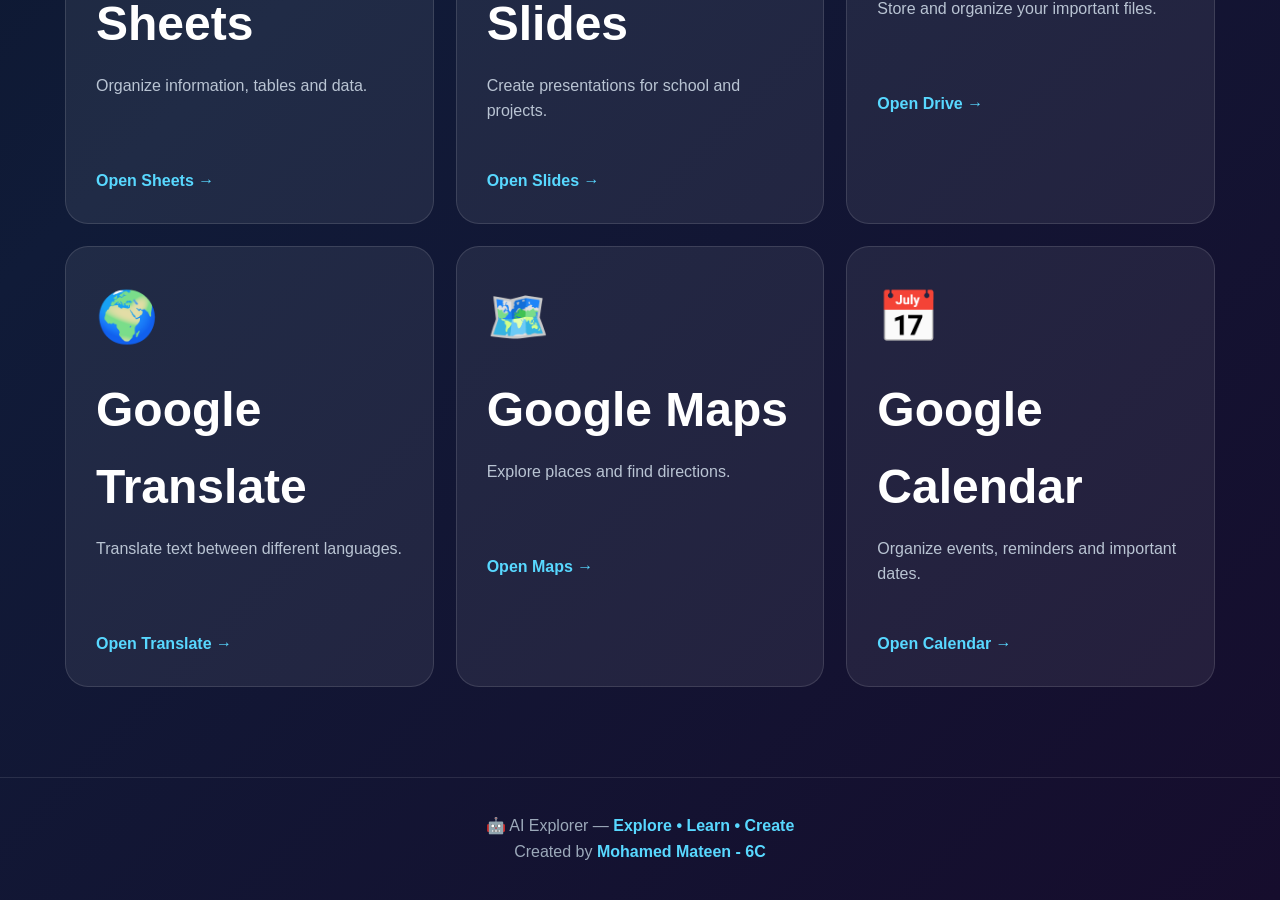
<file: TOOLS.HTML>
<!DOCTYPE html>
<html lang="en">
<head>
    <meta charset="UTF-8">
    <meta name="viewport" content="width=device-width, initial-scale=1.0">
    <title>AI Tools | AI Explorer</title>
    <link rel="stylesheet" href="style.css">
</head>

<body>

<header class="navbar">
    <a href="index.html" class="logo">🤖 AI Explorer</a>

    <nav>
        <a href="index.html">Home</a>
        <a href="tools.html" class="active">AI Tools</a>
        <a href="quiz.html">Quiz</a>
    </nav>
</header>


<main>

    <section class="page-hero">
        <p class="badge">🧰 AI TOOLBOX</p>

        <h1>Explore AI Tools</h1>

        <p>
            Discover useful tools for learning, creativity,
            research, communication and productivity.
        </p>

        <input
            type="text"
            id="search"
            class="search"
            placeholder="🔍 Search tools..."
            onkeyup="searchTools()"
        >
    </section>


    <section class="section">

        <div class="tools-grid" id="tools">

            <div class="tool-card">
                <div class="tool-icon">🤖</div>
                <h2>ChatGPT</h2>
                <p>
                    Ask questions, learn concepts, brainstorm ideas
                    and get help understanding topics.
                </p>
                <a href="https://chatgpt.com/" target="_blank">
                    Open ChatGPT →
                </a>
            </div>


            <div class="tool-card">
                <div class="tool-icon">🎨</div>
                <h2>Canva</h2>
                <p>
                    Create presentations, posters, graphics,
                    videos and school projects.
                </p>
                <a href="https://www.canva.com/" target="_blank">
                    Open Canva →
                </a>
            </div>


            <div class="tool-card">
                <div class="tool-icon">🔎</div>
                <h2>Google</h2>
                <p>
                    Search for information, websites and
                    educational resources.
                </p>
                <a href="https://www.google.com/" target="_blank">
                    Open Google →
                </a>
            </div>


            <div class="tool-card">
                <div class="tool-icon">▶️</div>
                <h2>YouTube</h2>
                <p>
                    Find educational videos, tutorials and
                    interesting lessons.
                </p>
                <a href="https://www.youtube.com/" target="_blank">
                    Open YouTube →
                </a>
            </div>


            <div class="tool-card">
                <div class="tool-icon">📧</div>
                <h2>Gmail</h2>
                <p>
                    Send and receive emails and communicate online.
                </p>
                <a href="https://mail.google.com/" target="_blank">
                    Open Gmail →
                </a>
            </div>


            <div class="tool-card">
                <div class="tool-icon">📄</div>
                <h2>Google Docs</h2>
                <p>
                    Create documents, assignments and reports.
                </p>
                <a href="https://docs.google.com/" target="_blank">
                    Open Docs →
                </a>
            </div>


            <div class="tool-card">
                <div class="tool-icon">📊</div>
                <h2>Google Sheets</h2>
                <p>
                    Organize information, tables and data.
                </p>
                <a href="https://sheets.google.com/" target="_blank">
                    Open Sheets →
                </a>
            </div>


            <div class="tool-card">
                <div class="tool-icon">📽️</div>
                <h2>Google Slides</h2>
                <p>
                    Create presentations for school and projects.
                </p>
                <a href="https://slides.google.com/" target="_blank">
                    Open Slides →
                </a>
            </div>


            <div class="tool-card">
                <div class="tool-icon">💾</div>
                <h2>Google Drive</h2>
                <p>
                    Store and organize your important files.
                </p>
                <a href="https://drive.google.com/" target="_blank">
                    Open Drive →
                </a>
            </div>


            <div class="tool-card">
                <div class="tool-icon">🌍</div>
                <h2>Google Translate</h2>
                <p>
                    Translate text between different languages.
                </p>
                <a href="https://translate.google.com/" target="_blank">
                    Open Translate →
                </a>
            </div>


            <div class="tool-card">
                <div class="tool-icon">🗺️</div>
                <h2>Google Maps</h2>
                <p>
                    Explore places and find directions.
                </p>
                <a href="https://maps.google.com/" target="_blank">
                    Open Maps →
                </a>
            </div>


            <div class="tool-card">
                <div class="tool-icon">📅</div>
                <h2>Google Calendar</h2>
                <p>
                    Organize events, reminders and important dates.
                </p>
                <a href="https://calendar.google.com/" target="_blank">
                    Open Calendar →
                </a>
            </div>

        </div>

    </section>

</main>


<footer>
    <p>🤖 AI Explorer — <strong>Explore • Learn • Create</strong></p>
    <p>Created by <strong>Mohamed Mateen - 6C</strong></p>
</footer>


<script>

function searchTools() {

    const search =
        document.getElementById("search").value.toLowerCase();

    const cards =
        document.querySelectorAll(".tool-card");

    cards.forEach(card => {

        const text =
            card.textContent.toLowerCase();

        if (text.includes(search)) {
            card.style.display = "block";
        } else {
            card.style.display = "none";
        }

    });

}

</script>

</body>
</html>
</file>
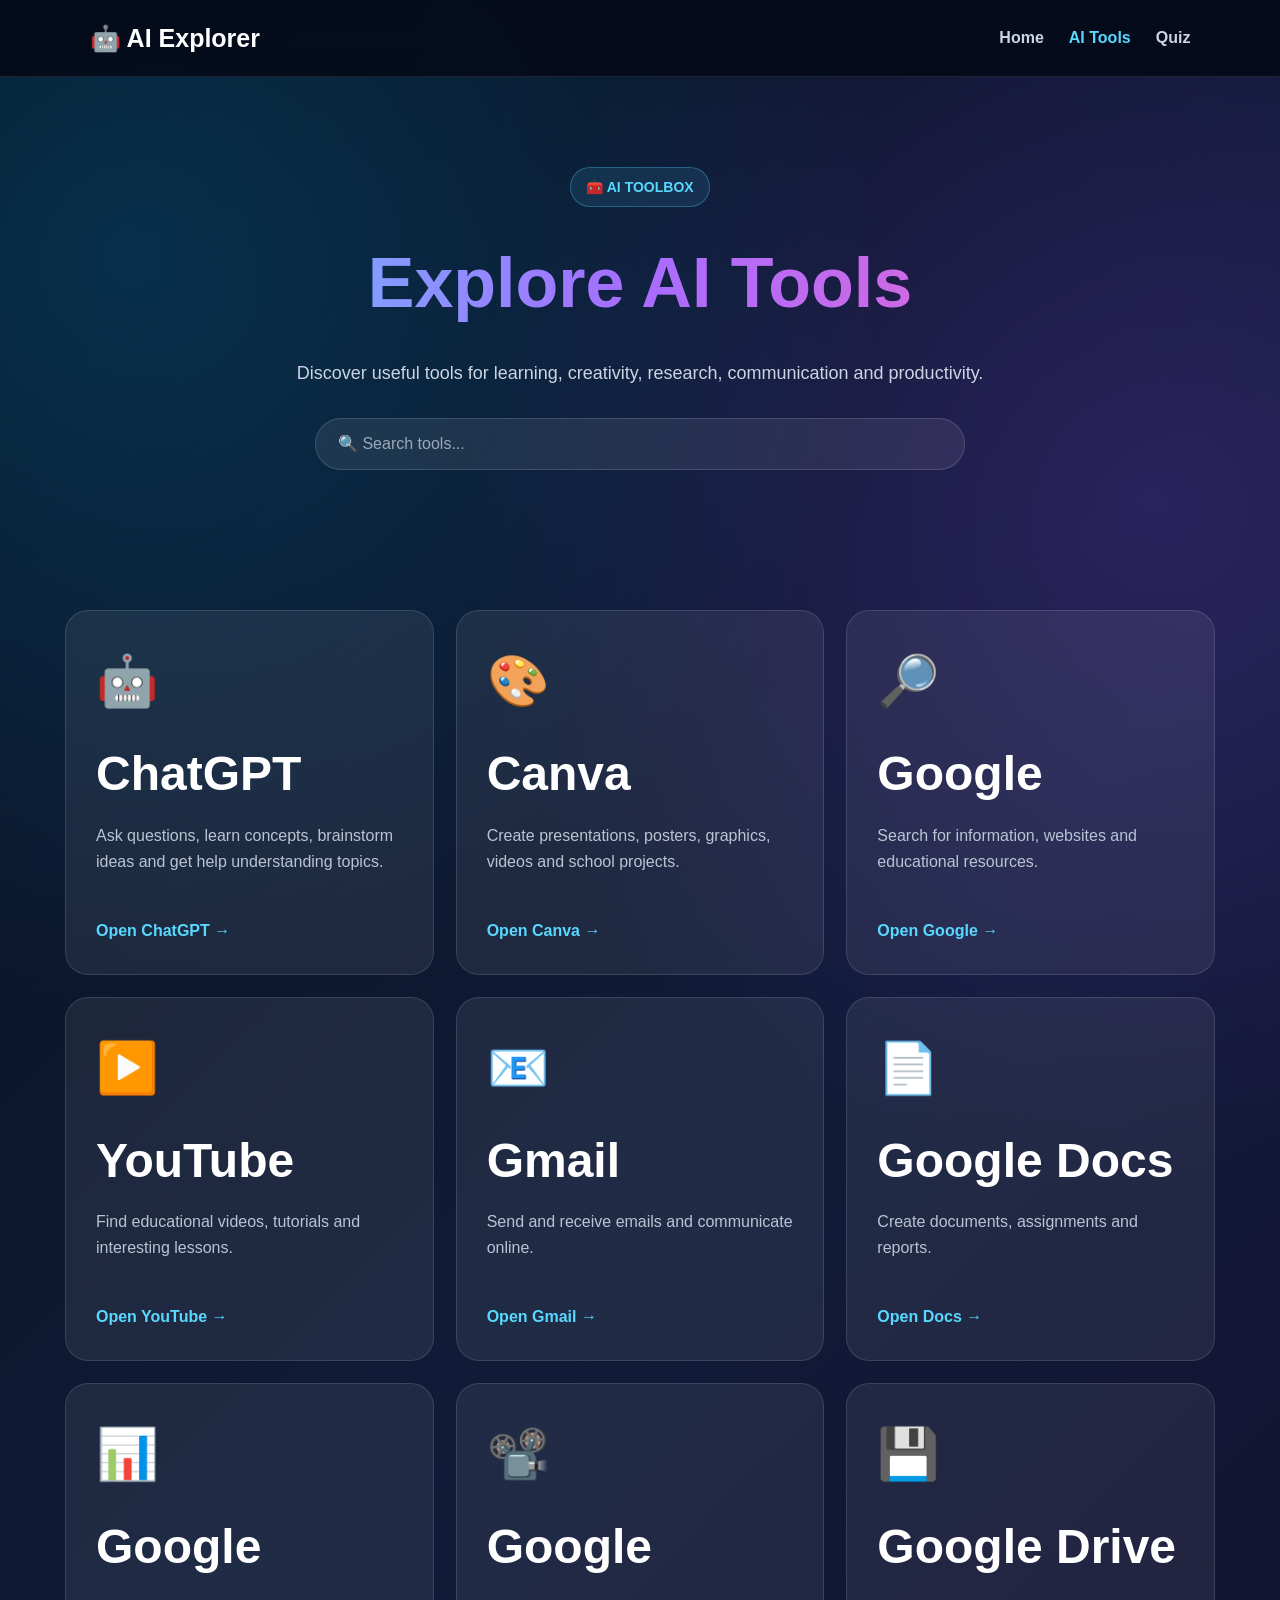
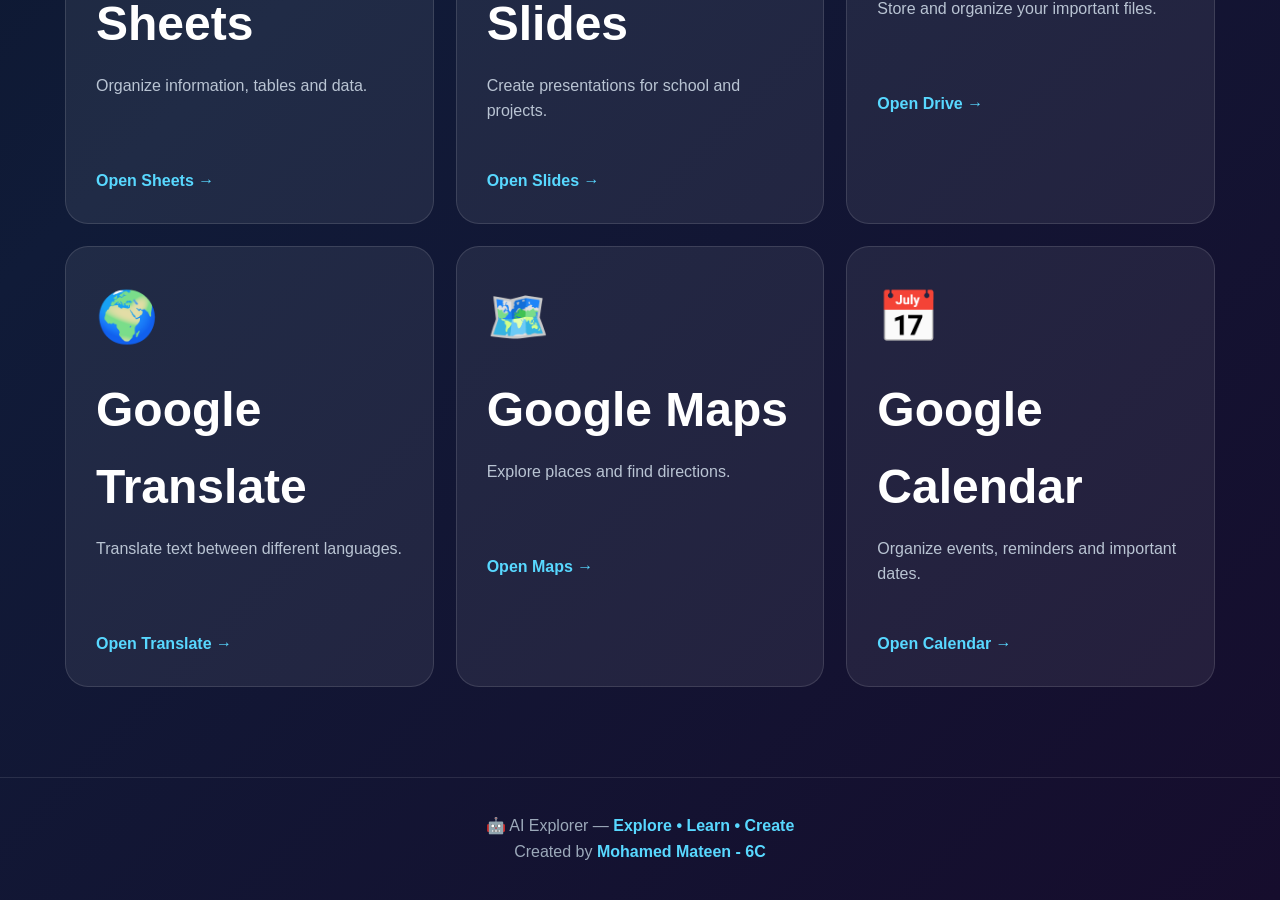
<file: tools.html>
<!DOCTYPE html>
<html lang="en">
<head>
    <meta charset="UTF-8">
    <meta name="viewport" content="width=device-width, initial-scale=1.0">
    <title>AI Tools | AI Explorer</title>
    <link rel="stylesheet" href="style.css">
</head>

<body>

<header class="navbar">
    <a href="index.html" class="logo">🤖 AI Explorer</a>

    <nav>
        <a href="index.html">Home</a>
        <a href="tools.html" class="active">AI Tools</a>
        <a href="quiz.html">Quiz</a>
    </nav>
</header>


<main>

    <section class="page-hero">
        <p class="badge">🧰 AI TOOLBOX</p>

        <h1>Explore AI Tools</h1>

        <p>
            Discover useful tools for learning, creativity,
            research, communication and productivity.
        </p>

        <input
            type="text"
            id="search"
            class="search"
            placeholder="🔍 Search tools..."
            onkeyup="searchTools()"
        >
    </section>


    <section class="section">

        <div class="tools-grid" id="tools">

            <div class="tool-card">
                <div class="tool-icon">🤖</div>
                <h2>ChatGPT</h2>
                <p>
                    Ask questions, learn concepts, brainstorm ideas
                    and get help understanding topics.
                </p>
                <a href="https://chatgpt.com/" target="_blank">
                    Open ChatGPT →
                </a>
            </div>


            <div class="tool-card">
                <div class="tool-icon">🎨</div>
                <h2>Canva</h2>
                <p>
                    Create presentations, posters, graphics,
                    videos and school projects.
                </p>
                <a href="https://www.canva.com/" target="_blank">
                    Open Canva →
                </a>
            </div>


            <div class="tool-card">
                <div class="tool-icon">🔎</div>
                <h2>Google</h2>
                <p>
                    Search for information, websites and
                    educational resources.
                </p>
                <a href="https://www.google.com/" target="_blank">
                    Open Google →
                </a>
            </div>


            <div class="tool-card">
                <div class="tool-icon">▶️</div>
                <h2>YouTube</h2>
                <p>
                    Find educational videos, tutorials and
                    interesting lessons.
                </p>
                <a href="https://www.youtube.com/" target="_blank">
                    Open YouTube →
                </a>
            </div>


            <div class="tool-card">
                <div class="tool-icon">📧</div>
                <h2>Gmail</h2>
                <p>
                    Send and receive emails and communicate online.
                </p>
                <a href="https://mail.google.com/" target="_blank">
                    Open Gmail →
                </a>
            </div>


            <div class="tool-card">
                <div class="tool-icon">📄</div>
                <h2>Google Docs</h2>
                <p>
                    Create documents, assignments and reports.
                </p>
                <a href="https://docs.google.com/" target="_blank">
                    Open Docs →
                </a>
            </div>


            <div class="tool-card">
                <div class="tool-icon">📊</div>
                <h2>Google Sheets</h2>
                <p>
                    Organize information, tables and data.
                </p>
                <a href="https://sheets.google.com/" target="_blank">
                    Open Sheets →
                </a>
            </div>


            <div class="tool-card">
                <div class="tool-icon">📽️</div>
                <h2>Google Slides</h2>
                <p>
                    Create presentations for school and projects.
                </p>
                <a href="https://slides.google.com/" target="_blank">
                    Open Slides →
                </a>
            </div>


            <div class="tool-card">
                <div class="tool-icon">💾</div>
                <h2>Google Drive</h2>
                <p>
                    Store and organize your important files.
                </p>
                <a href="https://drive.google.com/" target="_blank">
                    Open Drive →
                </a>
            </div>


            <div class="tool-card">
                <div class="tool-icon">🌍</div>
                <h2>Google Translate</h2>
                <p>
                    Translate text between different languages.
                </p>
                <a href="https://translate.google.com/" target="_blank">
                    Open Translate →
                </a>
            </div>


            <div class="tool-card">
                <div class="tool-icon">🗺️</div>
                <h2>Google Maps</h2>
                <p>
                    Explore places and find directions.
                </p>
                <a href="https://maps.google.com/" target="_blank">
                    Open Maps →
                </a>
            </div>


            <div class="tool-card">
                <div class="tool-icon">📅</div>
                <h2>Google Calendar</h2>
                <p>
                    Organize events, reminders and important dates.
                </p>
                <a href="https://calendar.google.com/" target="_blank">
                    Open Calendar →
                </a>
            </div>

        </div>

    </section>

</main>


<footer>
    <p>🤖 AI Explorer — <strong>Explore • Learn • Create</strong></p>
    <p>Created by <strong>Mohamed Mateen - 6C</strong></p>
</footer>


<script>

function searchTools() {

    const search =
        document.getElementById("search").value.toLowerCase();

    const cards =
        document.querySelectorAll(".tool-card");

    cards.forEach(card => {

        const text =
            card.textContent.toLowerCase();

        if (text.includes(search)) {
            card.style.display = "block";
        } else {
            card.style.display = "none";
        }

    });

}

</script>

</body>
</html>
</file>
<file: style.css>
* {
    margin: 0;
    padding: 0;
    box-sizing: border-box;
}

html {
    scroll-behavior: smooth;
}

body {
    font-family: Arial, Helvetica, sans-serif;
    color: #ffffff;
    background:
        radial-gradient(circle at 10% 10%, rgba(0, 180, 255, 0.18), transparent 30%),
        radial-gradient(circle at 90% 20%, rgba(150, 70, 255, 0.20), transparent 30%),
        linear-gradient(135deg, #07111f, #101b38 50%, #160d2d);
    min-height: 100vh;
    line-height: 1.6;
}


/* NAVBAR */

.navbar {
    position: sticky;
    top: 0;
    z-index: 1000;

    display: flex;
    justify-content: space-between;
    align-items: center;

    padding: 18px 7%;

    background: rgba(5, 10, 25, 0.88);
    backdrop-filter: blur(18px);

    border-bottom: 1px solid rgba(255,255,255,0.1);
}

.logo {
    color: white;
    text-decoration: none;
    font-size: 25px;
    font-weight: 800;
}

nav {
    display: flex;
    gap: 25px;
}

nav a {
    color: #cbd5e1;
    text-decoration: none;
    font-weight: bold;
    transition: 0.3s;
}

nav a:hover,
nav a.active {
    color: #58d8ff;
}


/* HERO */

.hero {
    min-height: 680px;

    display: flex;
    align-items: center;
    justify-content: space-between;

    gap: 50px;

    width: min(1200px, 90%);
    margin: auto;

    padding: 80px 0;
}

.hero-content {
    max-width: 700px;
}

.badge {
    display: inline-block;

    padding: 8px 15px;

    border-radius: 30px;

    background: rgba(88,216,255,0.1);
    border: 1px solid rgba(88,216,255,0.3);

    color: #58d8ff;

    font-size: 14px;
    font-weight: bold;
}

.hero h1 {
    font-size: clamp(42px, 7vw, 78px);
    line-height: 1.05;
    margin: 25px 0;
}

.hero h1 span {
    display: block;

    background: linear-gradient(
        90deg,
        #58d8ff,
        #a76cff,
        #ff66c4
    );

    -webkit-background-clip: text;
    color: transparent;
}

.hero-text {
    color: #cbd5e1;
    font-size: 19px;
    max-width: 650px;
}

.hero-buttons {
    display: flex;
    flex-wrap: wrap;
    gap: 15px;
    margin-top: 30px;
}


/* BUTTONS */

.button {
    display: inline-block;

    padding: 13px 22px;

    border-radius: 30px;

    text-decoration: none;
    font-weight: bold;

    border: 1px solid transparent;

    cursor: pointer;

    transition: 0.3s;
}

.button:hover {
    transform: translateY(-3px);
}

.primary {
    background: #58d8ff;
    color: #07111f;
}

.secondary {
    color: white;
    border-color: rgba(255,255,255,0.2);
    background: rgba(255,255,255,0.08);
}


/* AI ORB */

.ai-orb {
    display: flex;
    justify-content: center;
    align-items: center;

    width: 350px;
    height: 350px;

    flex-shrink: 0;
}

.orb {
    width: 230px;
    height: 230px;

    display: flex;
    justify-content: center;
    align-items: center;

    border-radius: 50%;

    font-size: 70px;
    font-weight: 900;

    background:
        radial-gradient(circle at 35% 30%, #58d8ff, #633cff 45%, #160d2d);

    box-shadow:
        0 0 50px rgba(88,216,255,0.4),
        0 0 100px rgba(140,70,255,0.25);

    animation: floating 4s ease-in-out infinite;
}


/* SECTIONS */

.section {
    width: min(1150px, 90%);
    margin: auto;

    padding: 90px 0;
}

.alternate {
    width: 100%;
    padding-left: 5%;
    padding-right: 5%;

    background: rgba(255,255,255,0.025);
}

.section-label {
    color: #58d8ff;
    font-size: 13px;
    font-weight: bold;
    letter-spacing: 3px;
    margin-bottom: 8px;
}

.section h2 {
    font-size: clamp(30px, 5vw, 48px);
    margin-bottom: 18px;
}

.section-intro {
    max-width: 750px;
    color: #b9c4d3;
    font-size: 18px;
    margin-bottom: 35px;
}


/* CARDS */

.cards {
    display: grid;
    gap: 20px;
    margin-top: 35px;
}

.cards.three {
    grid-template-columns: repeat(3, 1fr);
}

.cards.four {
    grid-template-columns: repeat(4, 1fr);
}

.card {
    padding: 28px;

    background: rgba(255,255,255,0.07);

    border: 1px solid rgba(255,255,255,0.12);

    border-radius: 22px;

    backdrop-filter: blur(12px);

    transition: 0.3s;
}

.card:hover {
    transform: translateY(-8px);

    border-color: rgba(88,216,255,0.6);

    box-shadow: 0 20px 50px rgba(0,0,0,0.25);
}

.card-icon {
    font-size: 45px;
    margin-bottom: 15px;
}

.card h3 {
    font-size: 21px;
    margin-bottom: 8px;
}

.card p {
    color: #b9c4d3;
}


/* INFO BOX */

.info-box {
    max-width: 900px;

    display: flex;
    gap: 30px;
    align-items: center;

    padding: 35px;

    margin-top: 30px;

    border-radius: 25px;

    background: rgba(255,255,255,0.07);

    border: 1px solid rgba(255,255,255,0.12);
}

.big-icon {
    font-size: 80px;
}

.info-box p {
    color: #cbd5e1;
    margin-bottom: 15px;
}


/* FACT */

.fact-box {
    max-width: 800px;

    margin-top: 30px;

    padding: 35px;

    border-radius: 25px;

    text-align: center;

    background: rgba(255,255,255,0.07);

    border: 1px solid rgba(255,255,255,0.12);
}

.fact-box p {
    font-size: 22px;
    color: #dce5f0;

    margin-bottom: 25px;
}


/* APPS */

.app-grid {
    display: grid;

    grid-template-columns: repeat(6, 1fr);

    gap: 15px;

    margin-top: 35px;
}

.app {
    padding: 25px 10px;

    text-align: center;

    color: white;
    text-decoration: none;

    background: rgba(255,255,255,0.07);

    border: 1px solid rgba(255,255,255,0.12);

    border-radius: 18px;

    font-size: 35px;

    transition: 0.3s;
}

.app span {
    display: block;

    margin-top: 8px;

    font-size: 14px;
    font-weight: bold;
}

.app:hover {
    transform: translateY(-6px);

    border-color: #58d8ff;
}


/* MISSION */

.mission {
    display: grid;

    grid-template-columns: repeat(3, 1fr);

    gap: 20px;

    margin-top: 35px;
}

.mission div {
    padding: 30px;

    border-left: 3px solid #58d8ff;

    background: rgba(255,255,255,0.05);

    border-radius: 15px;
}

.mission strong {
    color: #58d8ff;
    font-size: 28px;
}

.mission h3 {
    font-size: 24px;
    margin: 8px 0;
}

.mission p {
    color: #b9c4d3;
}


/* CREATOR */

.creator {
    text-align: center;

    padding: 100px 20px;

    background:
        radial-gradient(
            circle at center,
            rgba(88,216,255,0.12),
            transparent 55%
        );
}

.creator-avatar {
    width: 100px;
    height: 100px;

    margin: 0 auto 25px;

    display: flex;
    justify-content: center;
    align-items: center;

    border-radius: 50%;

    font-size: 45px;
    font-weight: bold;

    background: linear-gradient(
        135deg,
        #58d8ff,
        #8b5cf6
    );
}

.creator h2 {
    font-size: 40px;
    margin-bottom: 10px;
}

.creator > p:not(.section-label) {
    color: #b9c4d3;
}

.creator h3 {
    margin-top: 25px;
    color: #58d8ff;
}

.creator-tags {
    display: flex;
    justify-content: center;
    flex-wrap: wrap;
    gap: 10px;

    margin-top: 20px;
}

.creator-tags span {
    padding: 7px 14px;

    border-radius: 20px;

    background: rgba(255,255,255,0.08);

    color: #dce5f0;
}


/* TOOLS PAGE */

.page-hero {
    text-align: center;

    padding: 90px 20px 50px;
}

.page-hero h1 {
    font-size: clamp(45px, 7vw, 70px);

    margin: 20px 0;

    background: linear-gradient(
        90deg,
        #58d8ff,
        #a76cff,
        #ff66c4
    );

    -webkit-background-clip: text;
    color: transparent;
}

.page-hero > p:not(.badge) {
    max-width: 700px;
    margin: auto;

    color: #cbd5e1;
    font-size: 18px;
}

.search {
    width: min(650px, 90%);

    margin-top: 30px;

    padding: 16px 22px;

    border-radius: 40px;

    border: 1px solid rgba(255,255,255,0.15);

    outline: none;

    background: rgba(255,255,255,0.08);

    color: white;

    font-size: 16px;
}

.search::placeholder {
    color: #9ca9ba;
}


/* TOOL CARDS */

.tools-grid {
    display: grid;

    grid-template-columns: repeat(3, 1fr);

    gap: 22px;
}

.tool-card {
    padding: 30px;

    background: rgba(255,255,255,0.07);

    border: 1px solid rgba(255,255,255,0.12);

    border-radius: 23px;

    transition: 0.3s;
}

.tool-card:hover {
    transform: translateY(-8px);

    border-color: #58d8ff;

    box-shadow: 0 20px 50px rgba(0,0,0,0.25);
}

.tool-icon {
    font-size: 50px;
    margin-bottom: 15px;
}

.tool-card h2 {
    margin-bottom: 10px;
}

.tool-card p {
    color: #b9c4d3;

    min-height: 75px;
}

.tool-card a {
    display: inline-block;

    margin-top: 20px;

    color: #58d8ff;

    text-decoration: none;

    font-weight: bold;
}

.tool-card a:hover {
    text-decoration: underline;
}


/* QUIZ */

.quiz-section {
    width: min(850px, 90%);

    margin: auto;

    padding: 20px 0 100px;
}

.quiz-card {
    padding: 35px;

    border-radius: 25px;

    background: rgba(255,255,255,0.07);

    border: 1px solid rgba(255,255,255,0.12);
}

.quiz-top {
    display: flex;
    justify-content: space-between;

    color: #b9c4d3;

    margin-bottom: 12px;
}

.progress-bar {
    height: 9px;

    background: rgba(255,255,255,0.1);

    border-radius: 20px;

    overflow: hidden;

    margin-bottom: 30px;
}

.progress-bar div {
    width: 0%;
    height: 100%;

    background: #58d8ff;

    transition: 0.4s;
}

.quiz-card h2 {
    font-size: 28px;

    margin-bottom: 25px;
}

.answers {
    display: grid;
    gap: 12px;
}

.answer-button {
    padding: 16px 20px;

    text-align: left;

    border-radius: 14px;

    border: 1px solid rgba(255,255,255,0.12);

    background: rgba(255,255,255,0.06);

    color: white;

    font-size: 16px;

    cursor: pointer;

    transition: 0.25s;
}

.answer-button:hover:not(:disabled) {
    transform: translateX(5px);

    border-color: #58d8ff;
}

.answer-button.correct {
    border-color: #48e59a;

    background: rgba(72,229,154,0.18);
}

.answer-button.wrong {
    border-color: #ff6375;

    background: rgba(255,99,117,0.18);
}

.answer-button:disabled {
    cursor: default;
}

#feedback {
    margin-top: 20px;

    font-weight: bold;

    color: #dce5f0;
}

.next-button {
    margin-top: 20px;
}


/* RESULT */

.result-box {
    text-align: center;

    padding: 60px 30px;

    border-radius: 25px;

    background: rgba(255,255,255,0.07);

    border: 1px solid rgba(255,255,255,0.12);
}

.result-icon {
    font-size: 70px;
}

.result-box h2 {
    font-size: 40px;

    margin: 15px 0;
}

.result-box p {
    color: #cbd5e1;

    font-size: 18px;

    margin-bottom: 12px;
}


/* FOOTER */

footer {
    text-align: center;

    padding: 35px 20px;

    border-top: 1px solid rgba(255,255,255,0.1);

    color: #9ca9ba;
}

footer strong {
    color: #58d8ff;
}


/* ANIMATION */

@keyframes floating {

    0%, 100% {
        transform: translateY(0);
    }

    50% {
        transform: translateY(-15px);
    }

}


/* RESPONSIVE */

@media (max-width: 900px) {

    .hero {
        flex-direction: column;
        text-align: center;
    }

    .hero-text {
        margin: auto;
    }

    .hero-buttons {
        justify-content: center;
    }

    .cards.three,
    .cards.four,
    .tools-grid {
        grid-template-columns: repeat(2, 1fr);
    }

    .app-grid {
        grid-template-columns: repeat(3, 1fr);
    }

}


@media (max-width: 600px) {

    .navbar {
        flex-direction: column;
        gap: 15px;
    }

    nav {
        gap: 15px;
    }

    .hero {
        min-height: auto;
        padding: 70px 0;
    }

    .ai-orb {
        width: 250px;
        height: 250px;
    }

    .orb {
        width: 170px;
        height: 170px;
        font-size: 50px;
    }

    .cards.three,
    .cards.four,
    .tools-grid,
    .mission {
        grid-template-columns: 1fr;
    }

    .app-grid {
        grid-template-columns: repeat(2, 1fr);
    }

    .info-box {
        flex-direction: column;
        text-align: center;
    }

    .creator h2 {
        font-size: 30px;
    }

}
</file>
